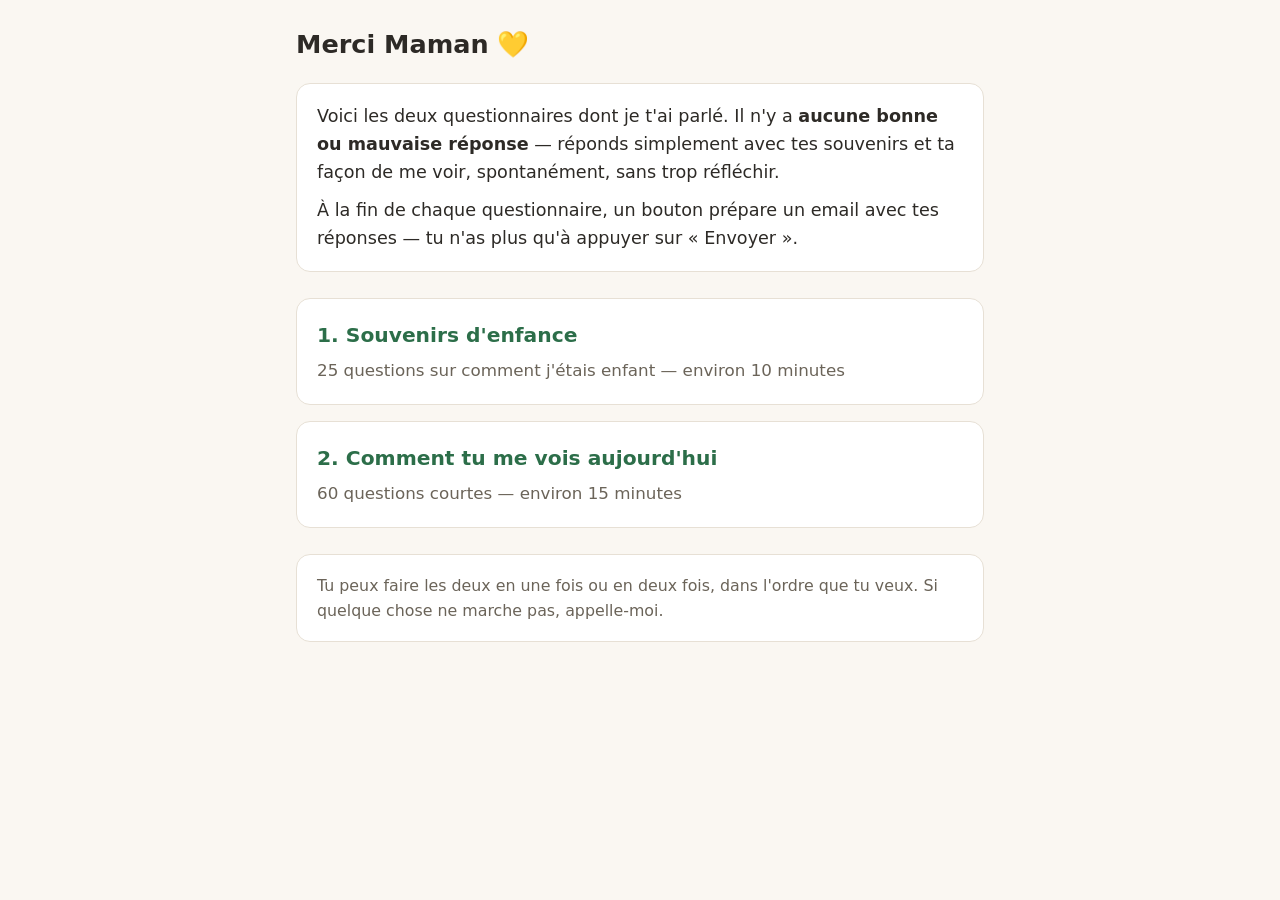
<file: maman/index.html>
<!DOCTYPE html>
<html lang="fr">
<head>
<meta charset="UTF-8">
<meta name="viewport" content="width=device-width, initial-scale=1.0">
<meta name="robots" content="noindex, nofollow">
<title>Deux questionnaires pour Stéphane</title>
<link rel="stylesheet" href="style.css">
</head>
<body>

<h1>Merci Maman 💛</h1>

<div class="intro">
  <p>Voici les deux questionnaires dont je t'ai parlé. Il n'y a <b>aucune bonne ou mauvaise réponse</b> — réponds simplement avec tes souvenirs et ta façon de me voir, spontanément, sans trop réfléchir.</p>
  <p style="margin-top:10px">À la fin de chaque questionnaire, un bouton prépare un email avec tes réponses — tu n'as plus qu'à appuyer sur « Envoyer ».</p>
</div>

<a class="card" href="souvenirs.html">
  <h2>1. Souvenirs d'enfance</h2>
  <p>25 questions sur comment j'étais enfant — environ 10 minutes</p>
</a>

<a class="card" href="personnalite.html">
  <h2>2. Comment tu me vois aujourd'hui</h2>
  <p>60 questions courtes — environ 15 minutes</p>
</a>

<div class="intro" style="margin-top:26px">
  <p style="font-size:0.9em; color:#6b6459">Tu peux faire les deux en une fois ou en deux fois, dans l'ordre que tu veux. Si quelque chose ne marche pas, appelle-moi.</p>
</div>

</body>
</html>
</file>
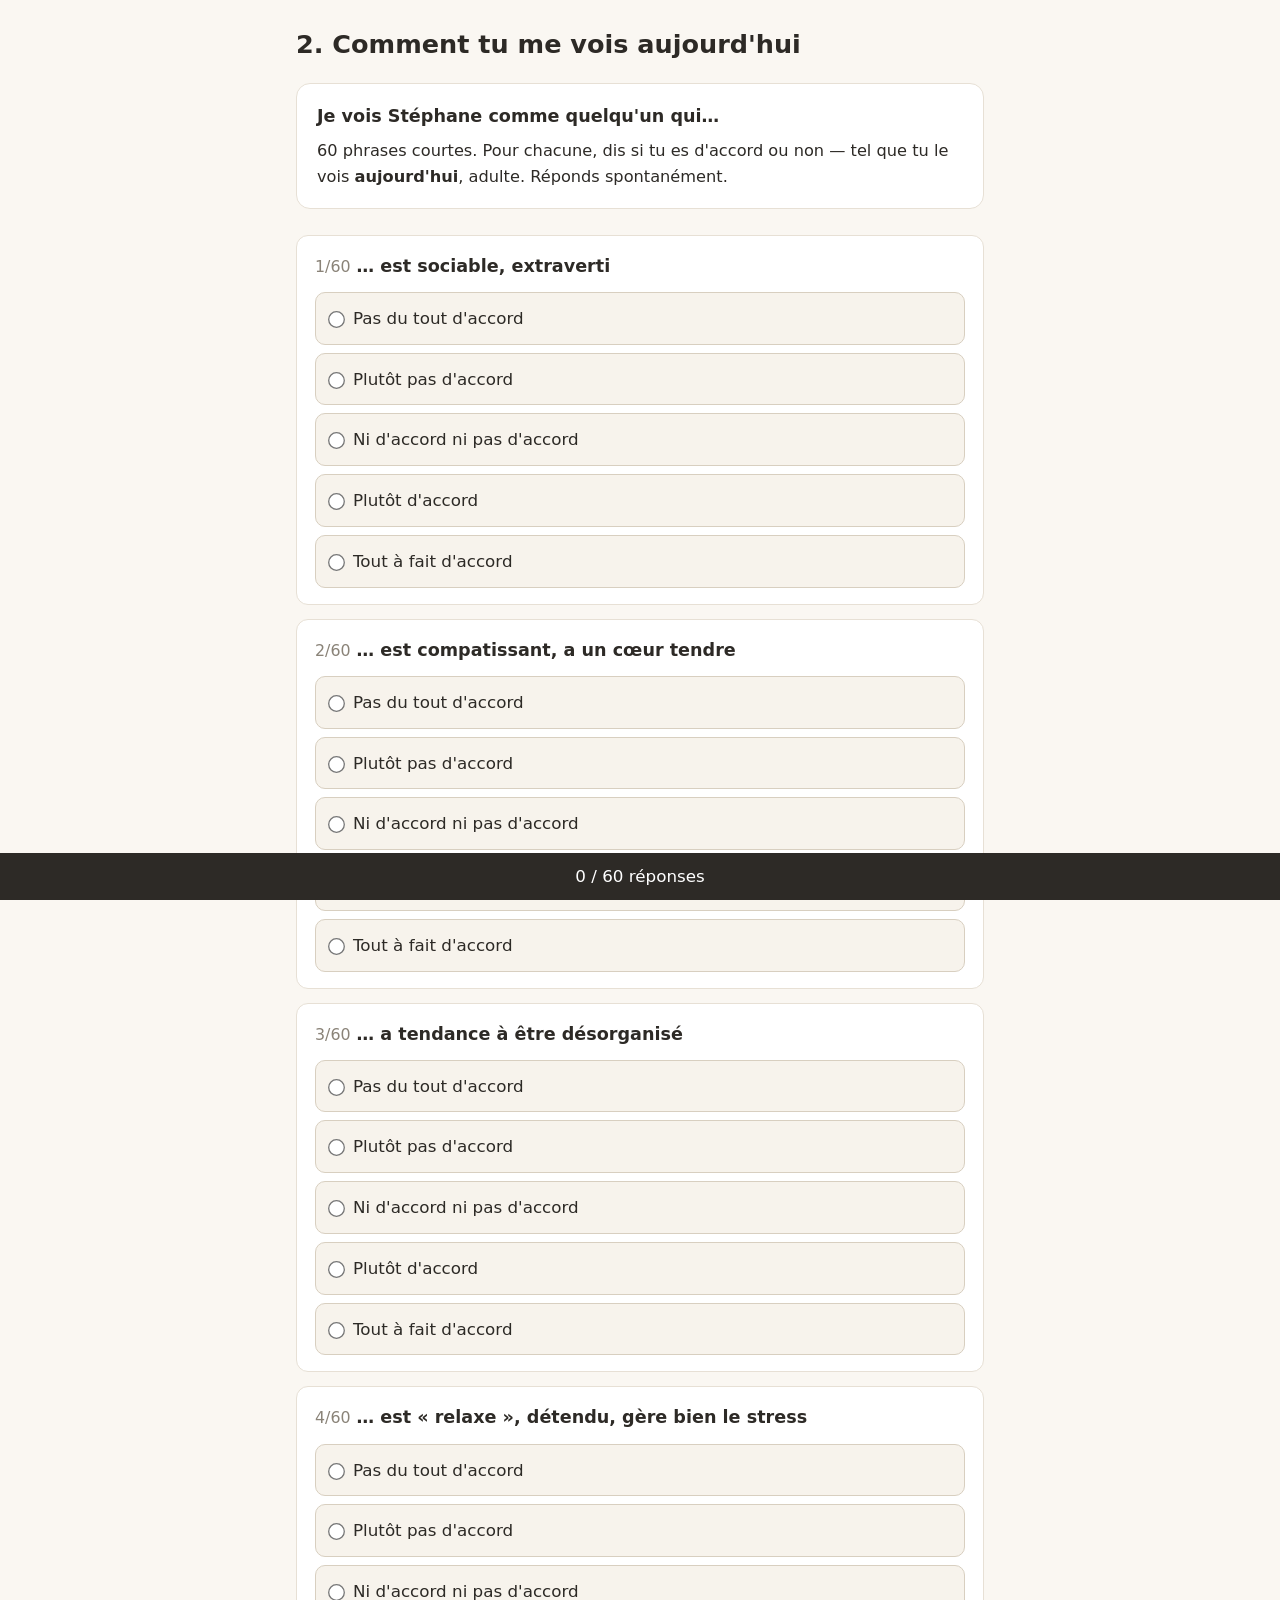
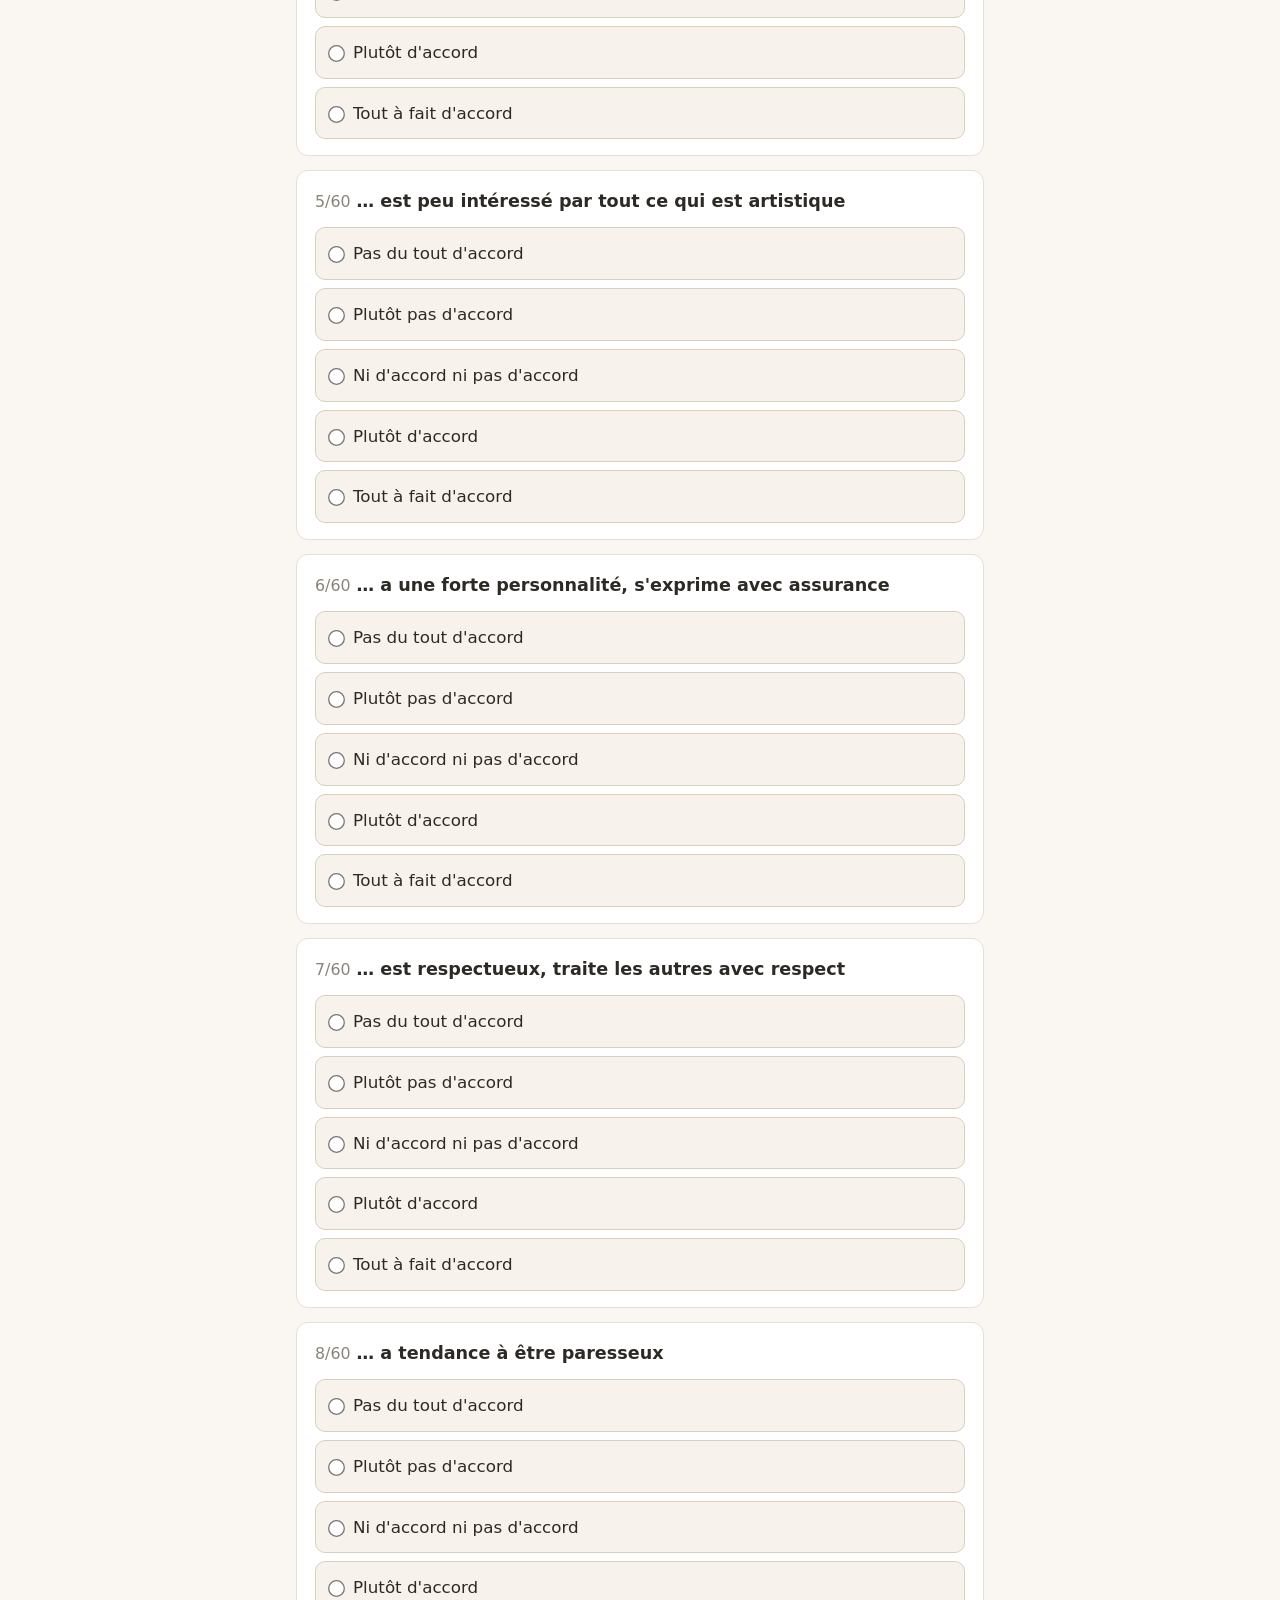
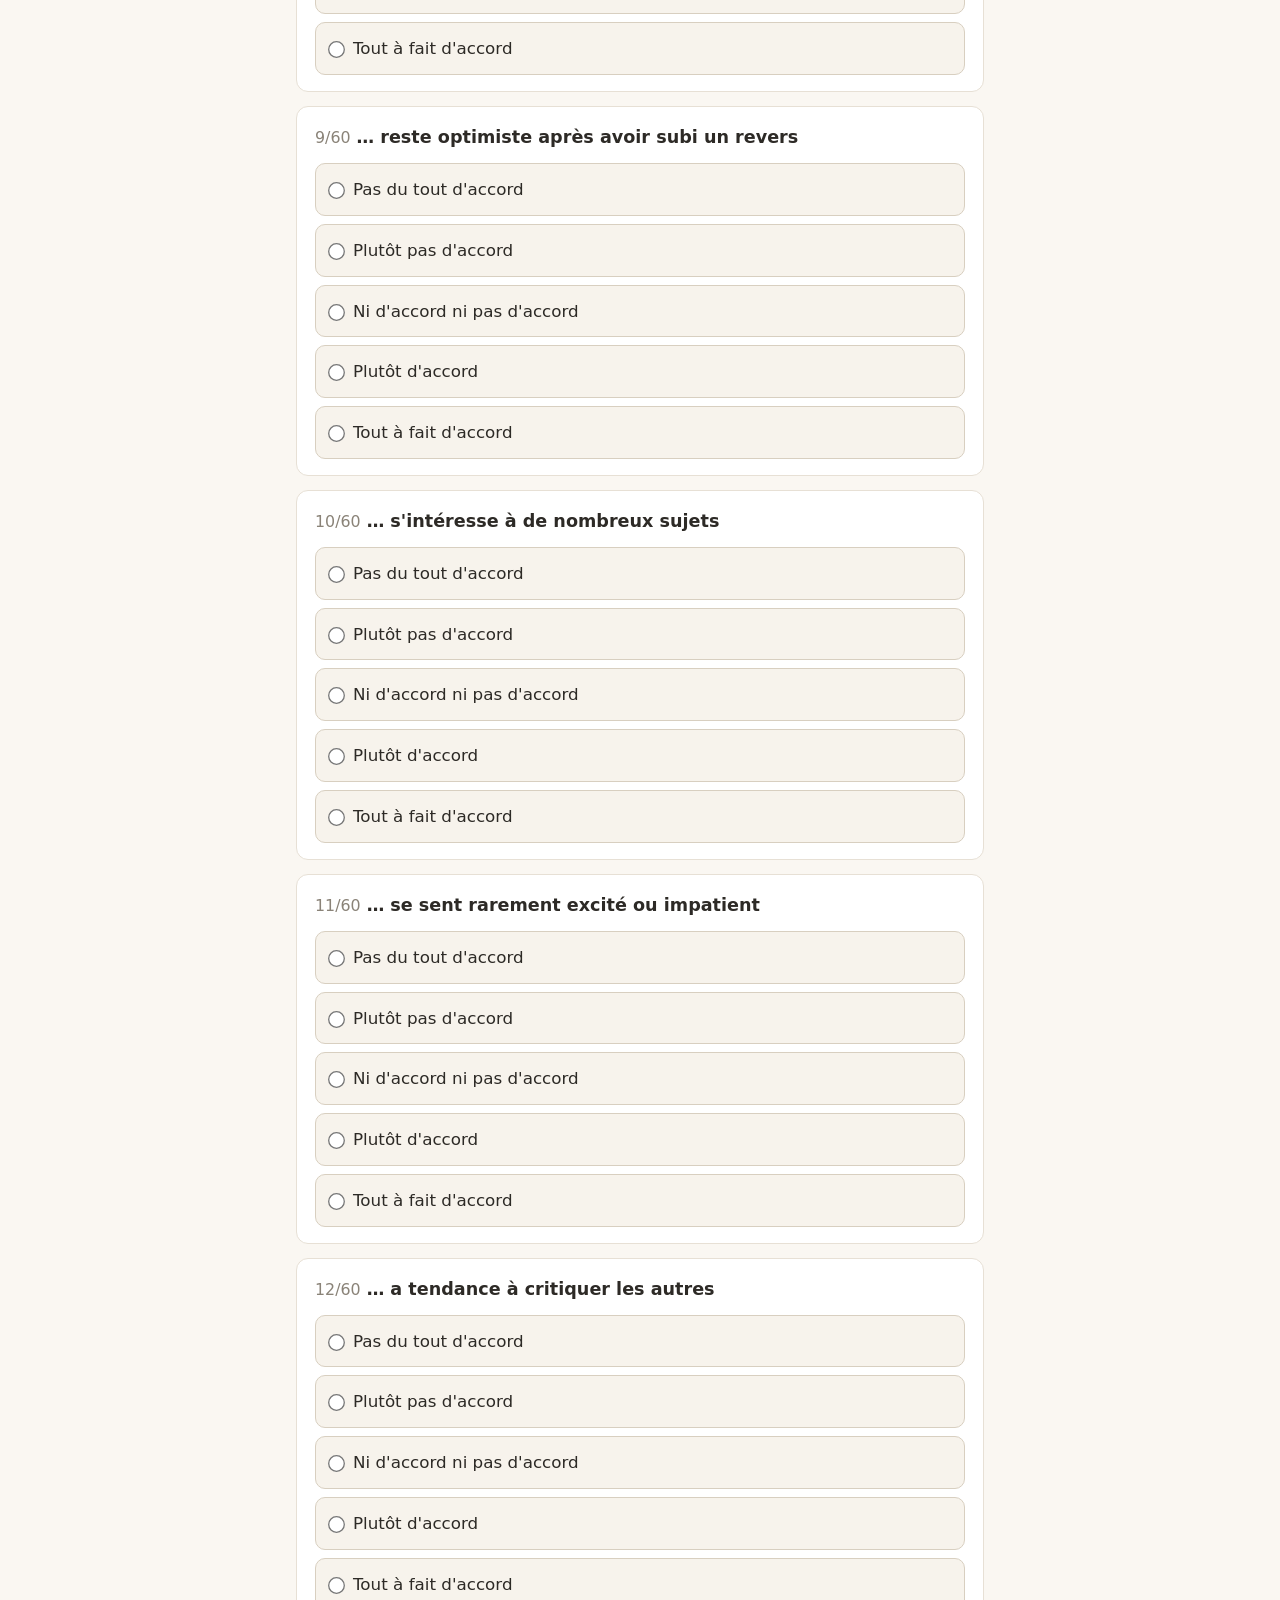
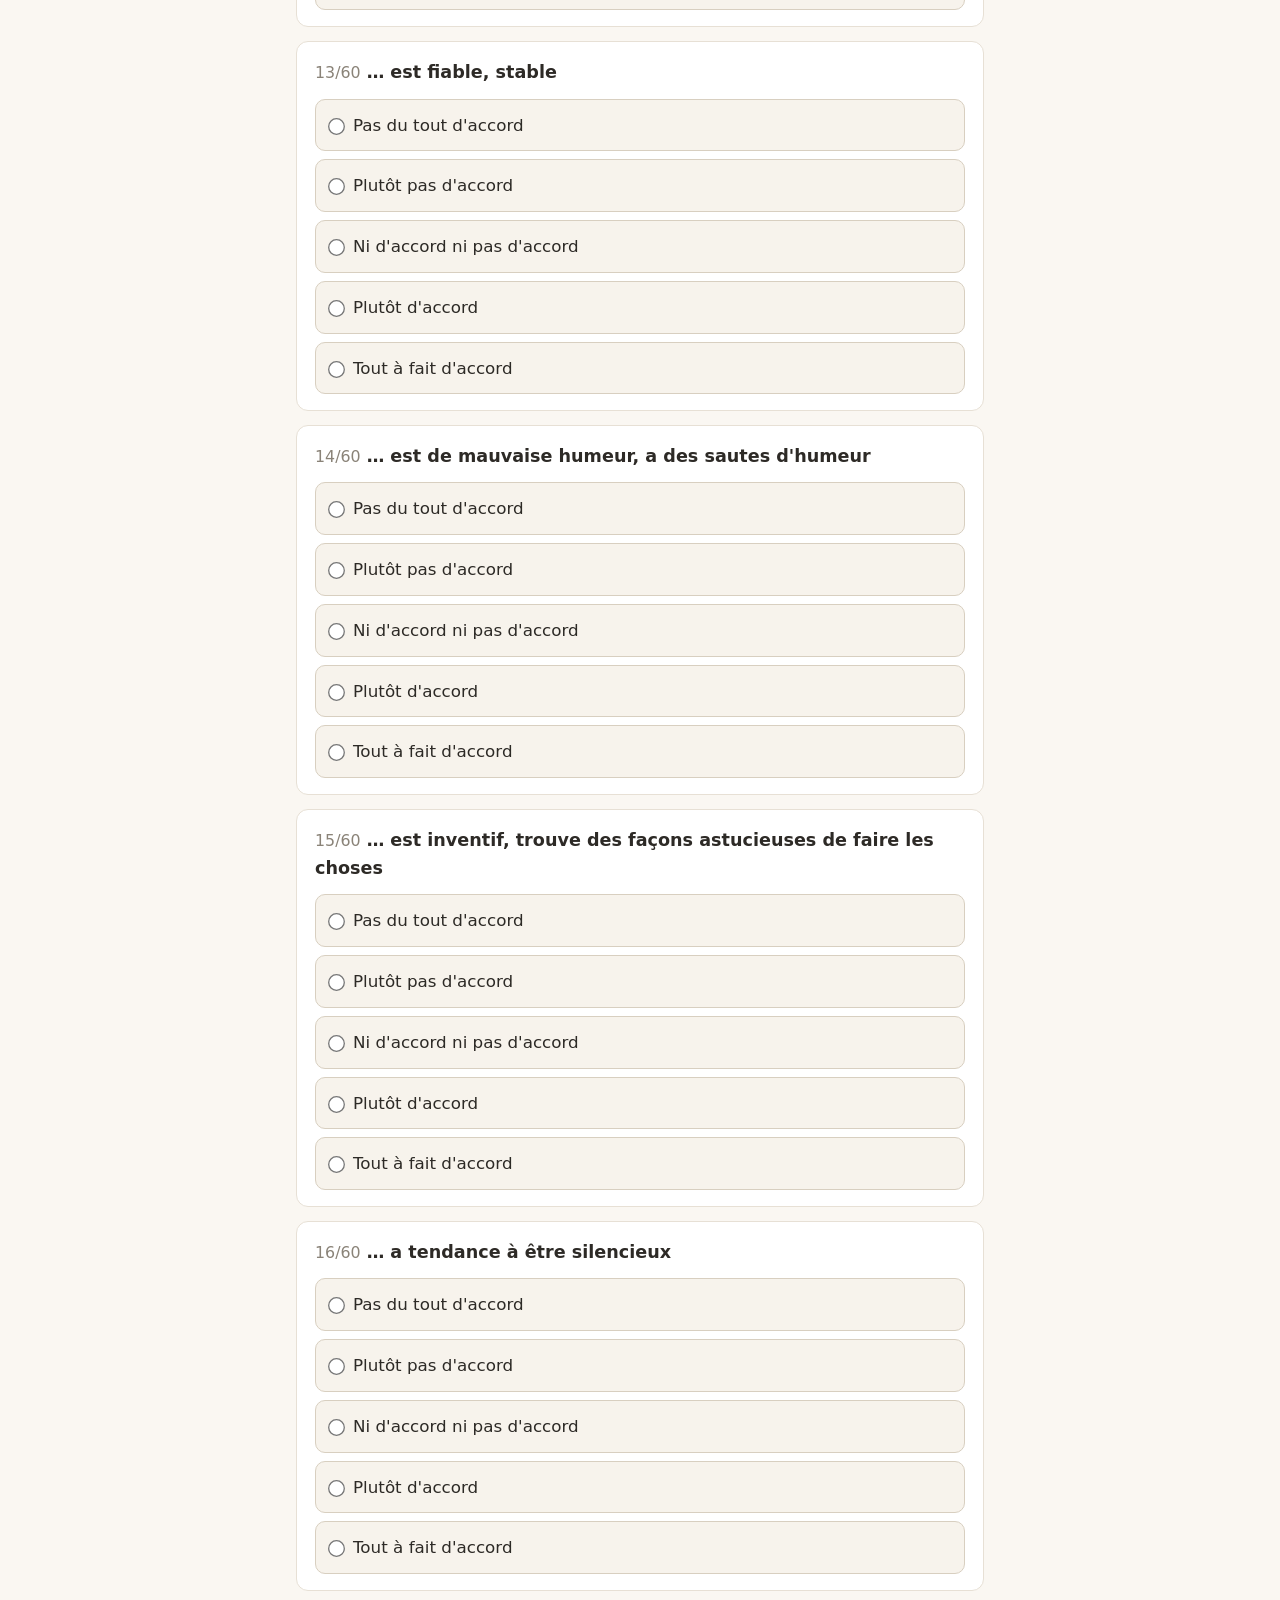
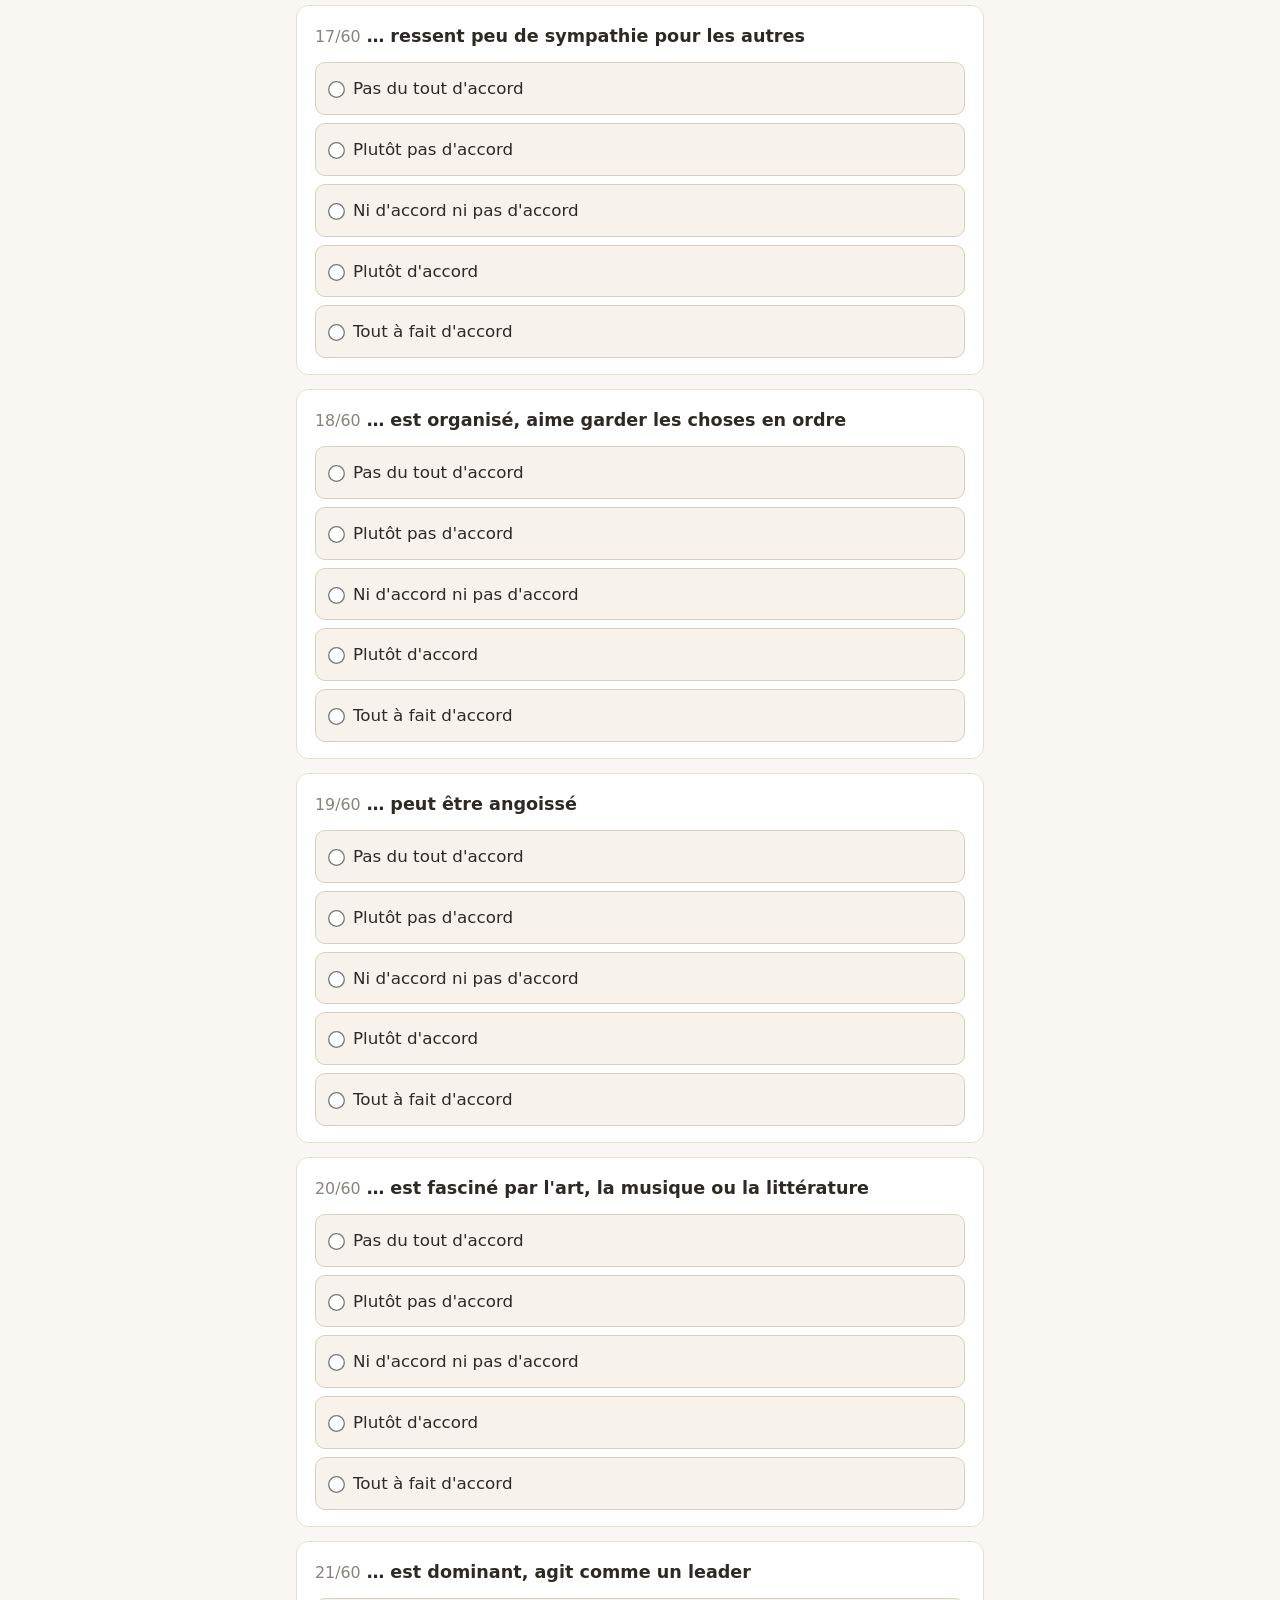
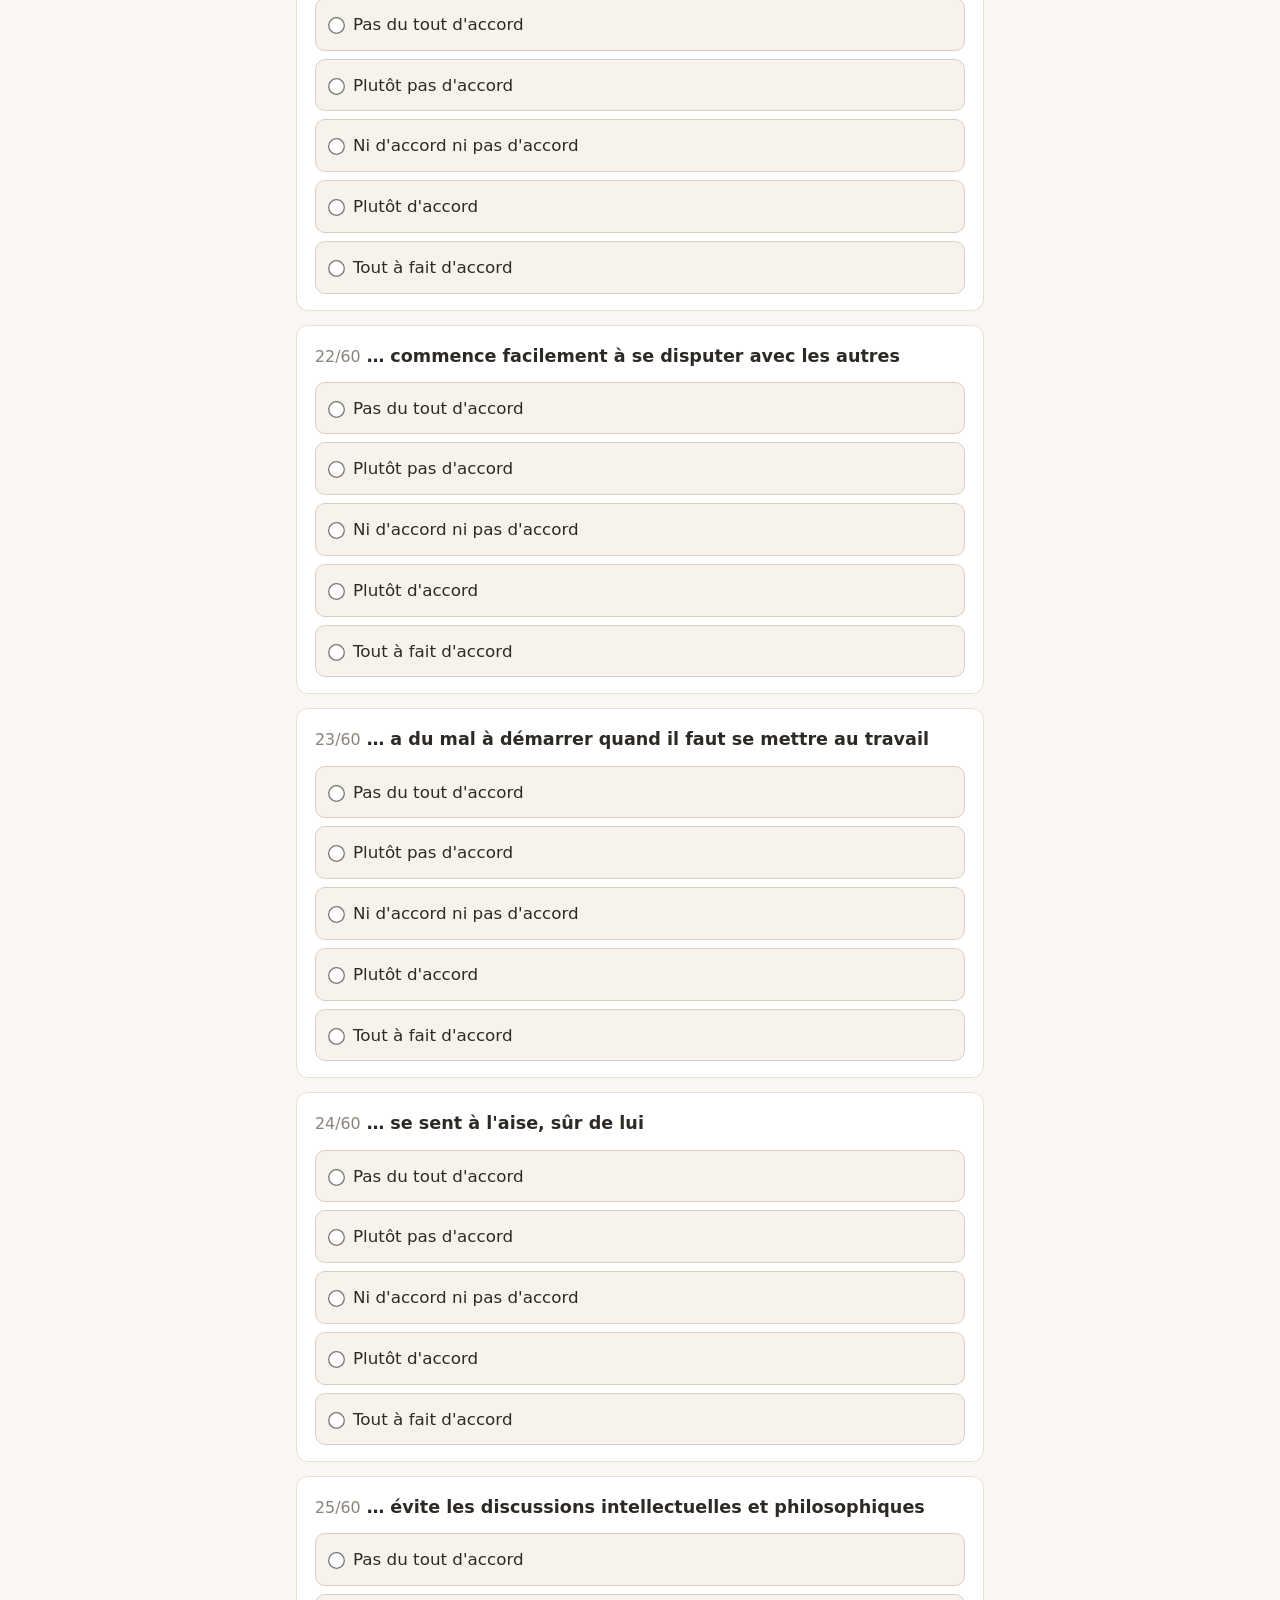
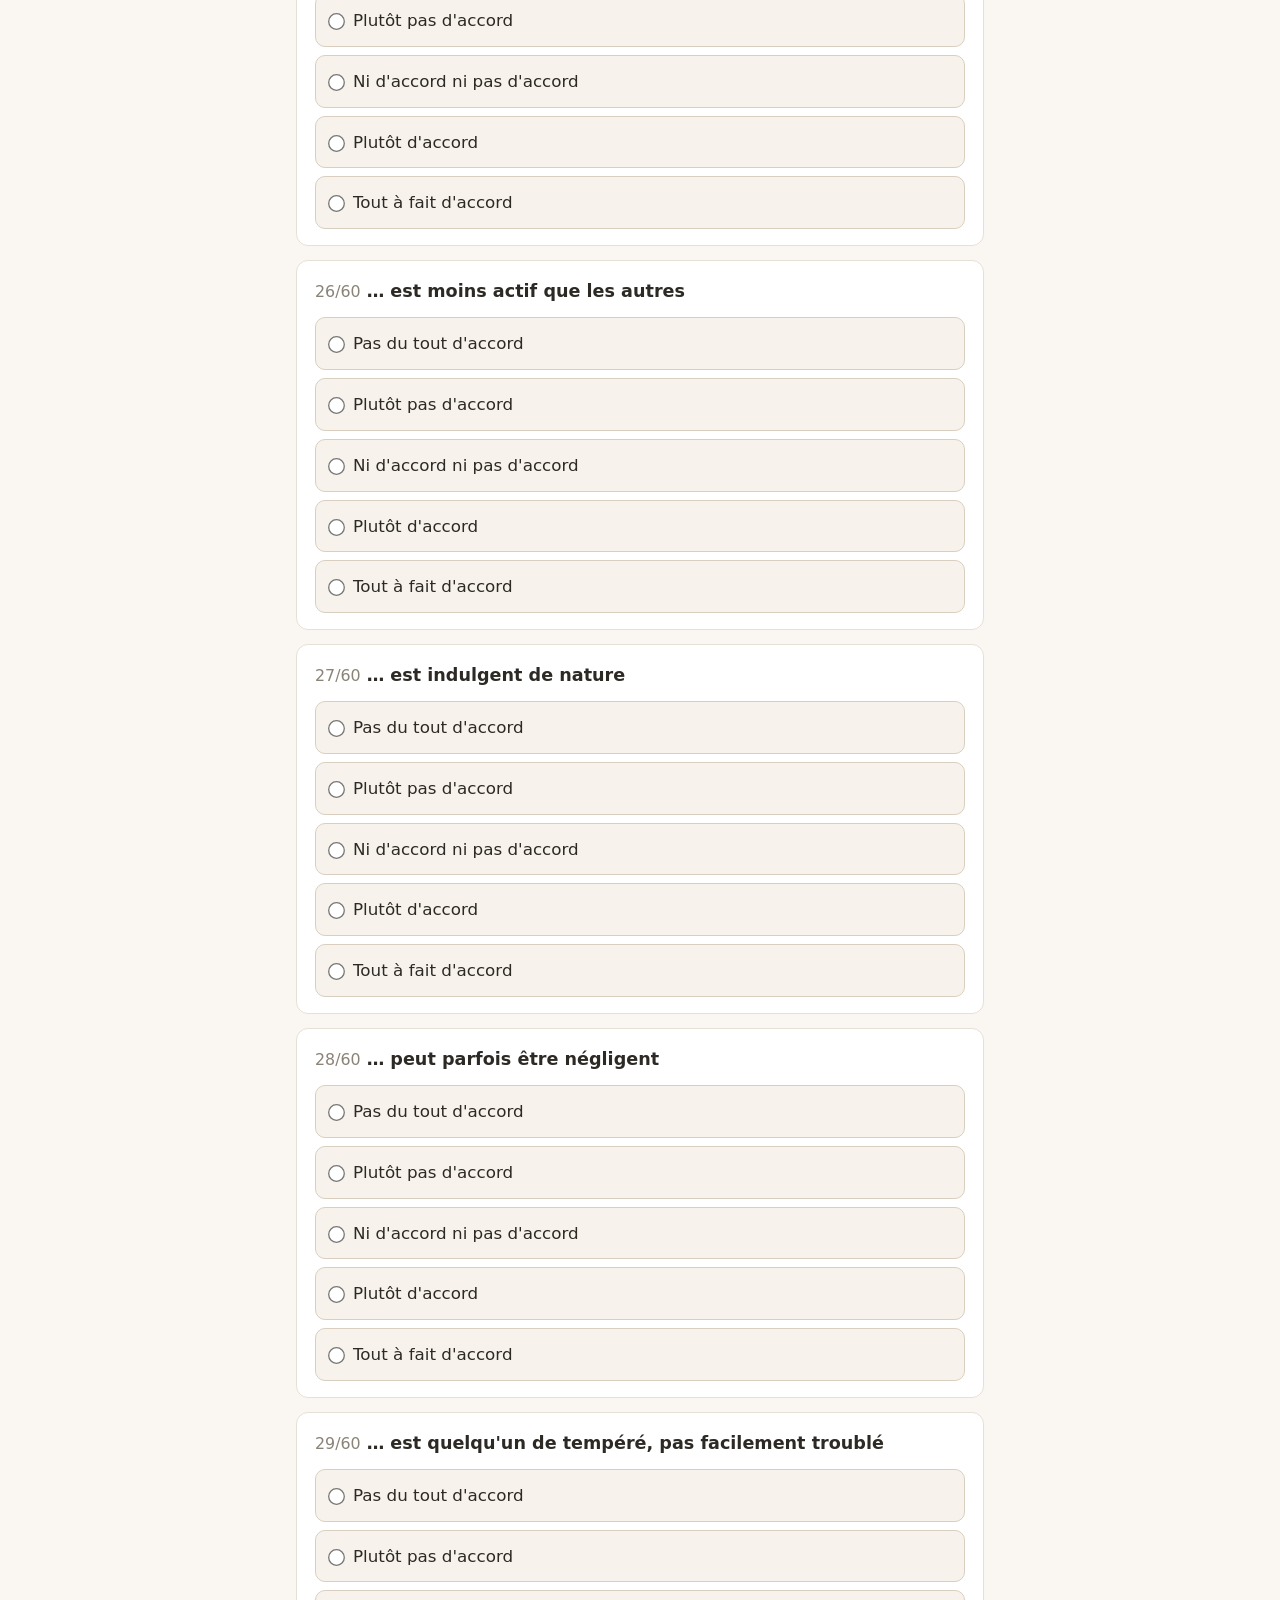
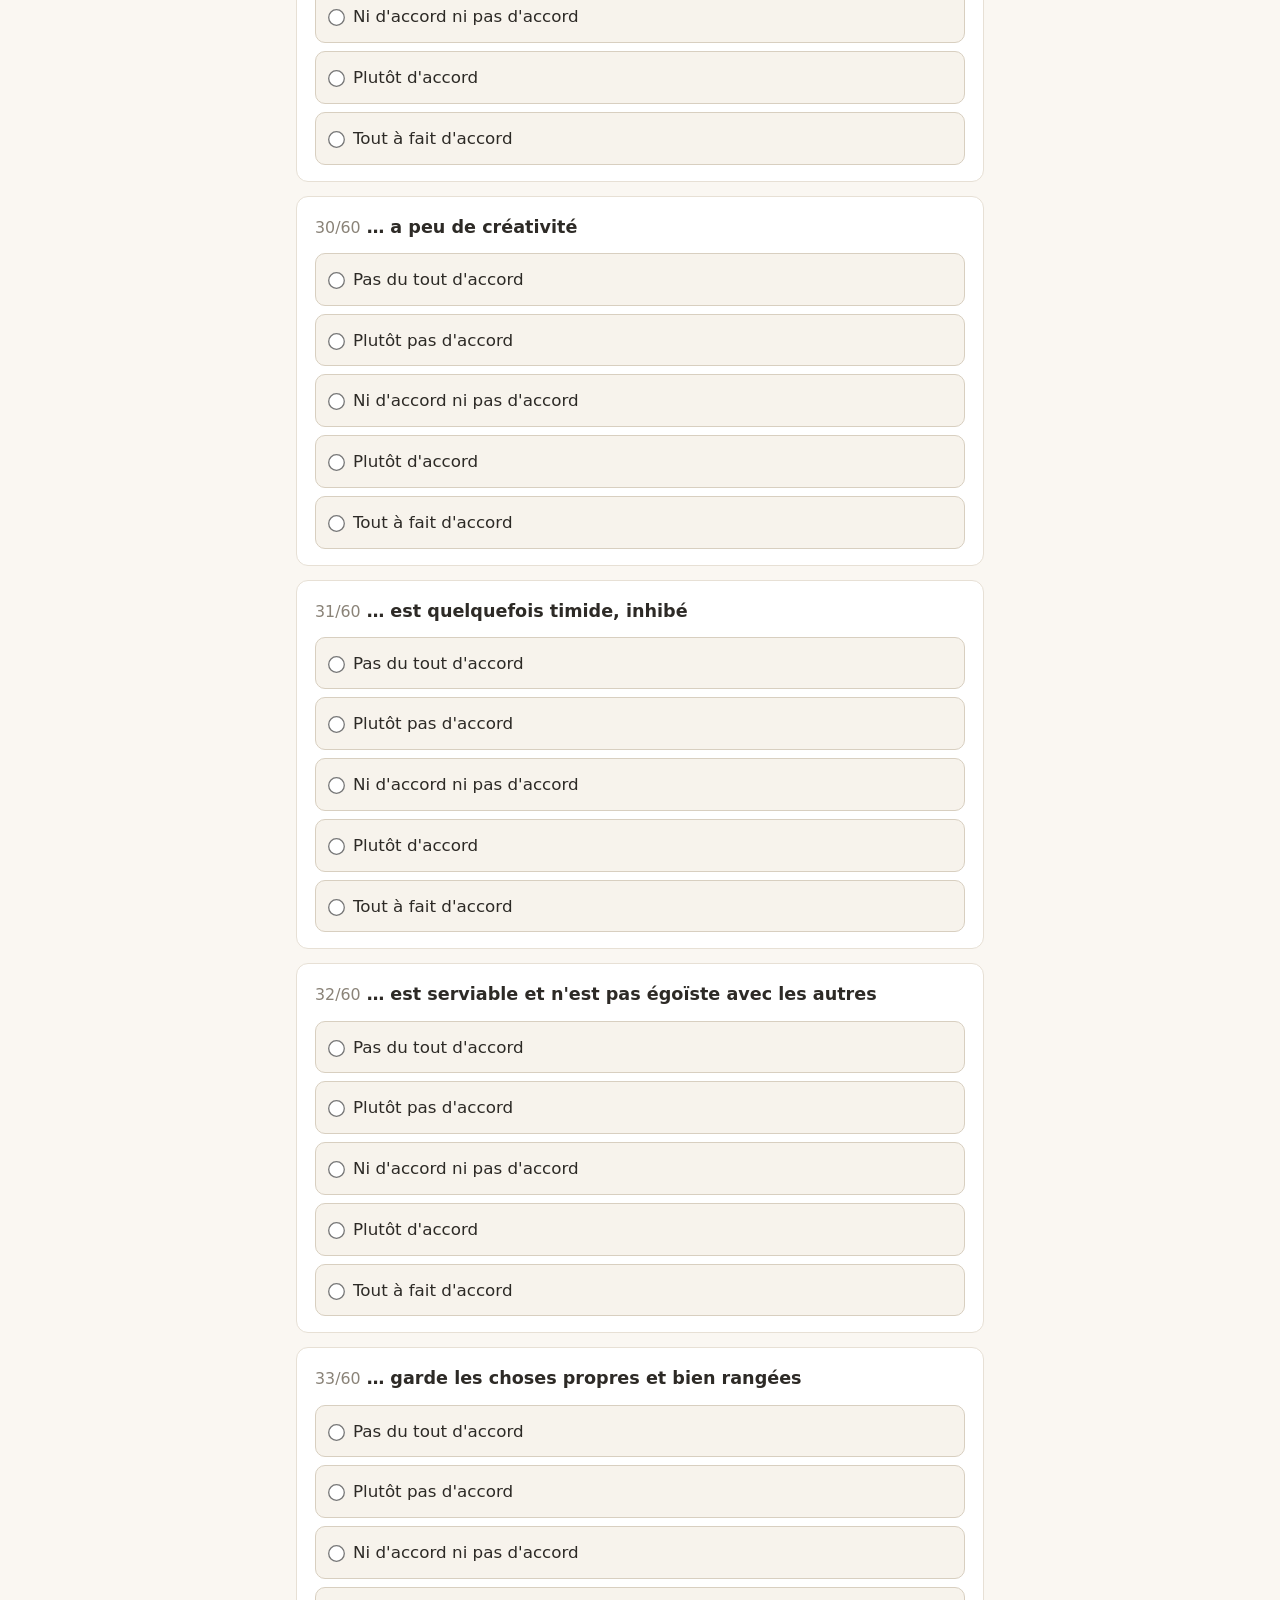
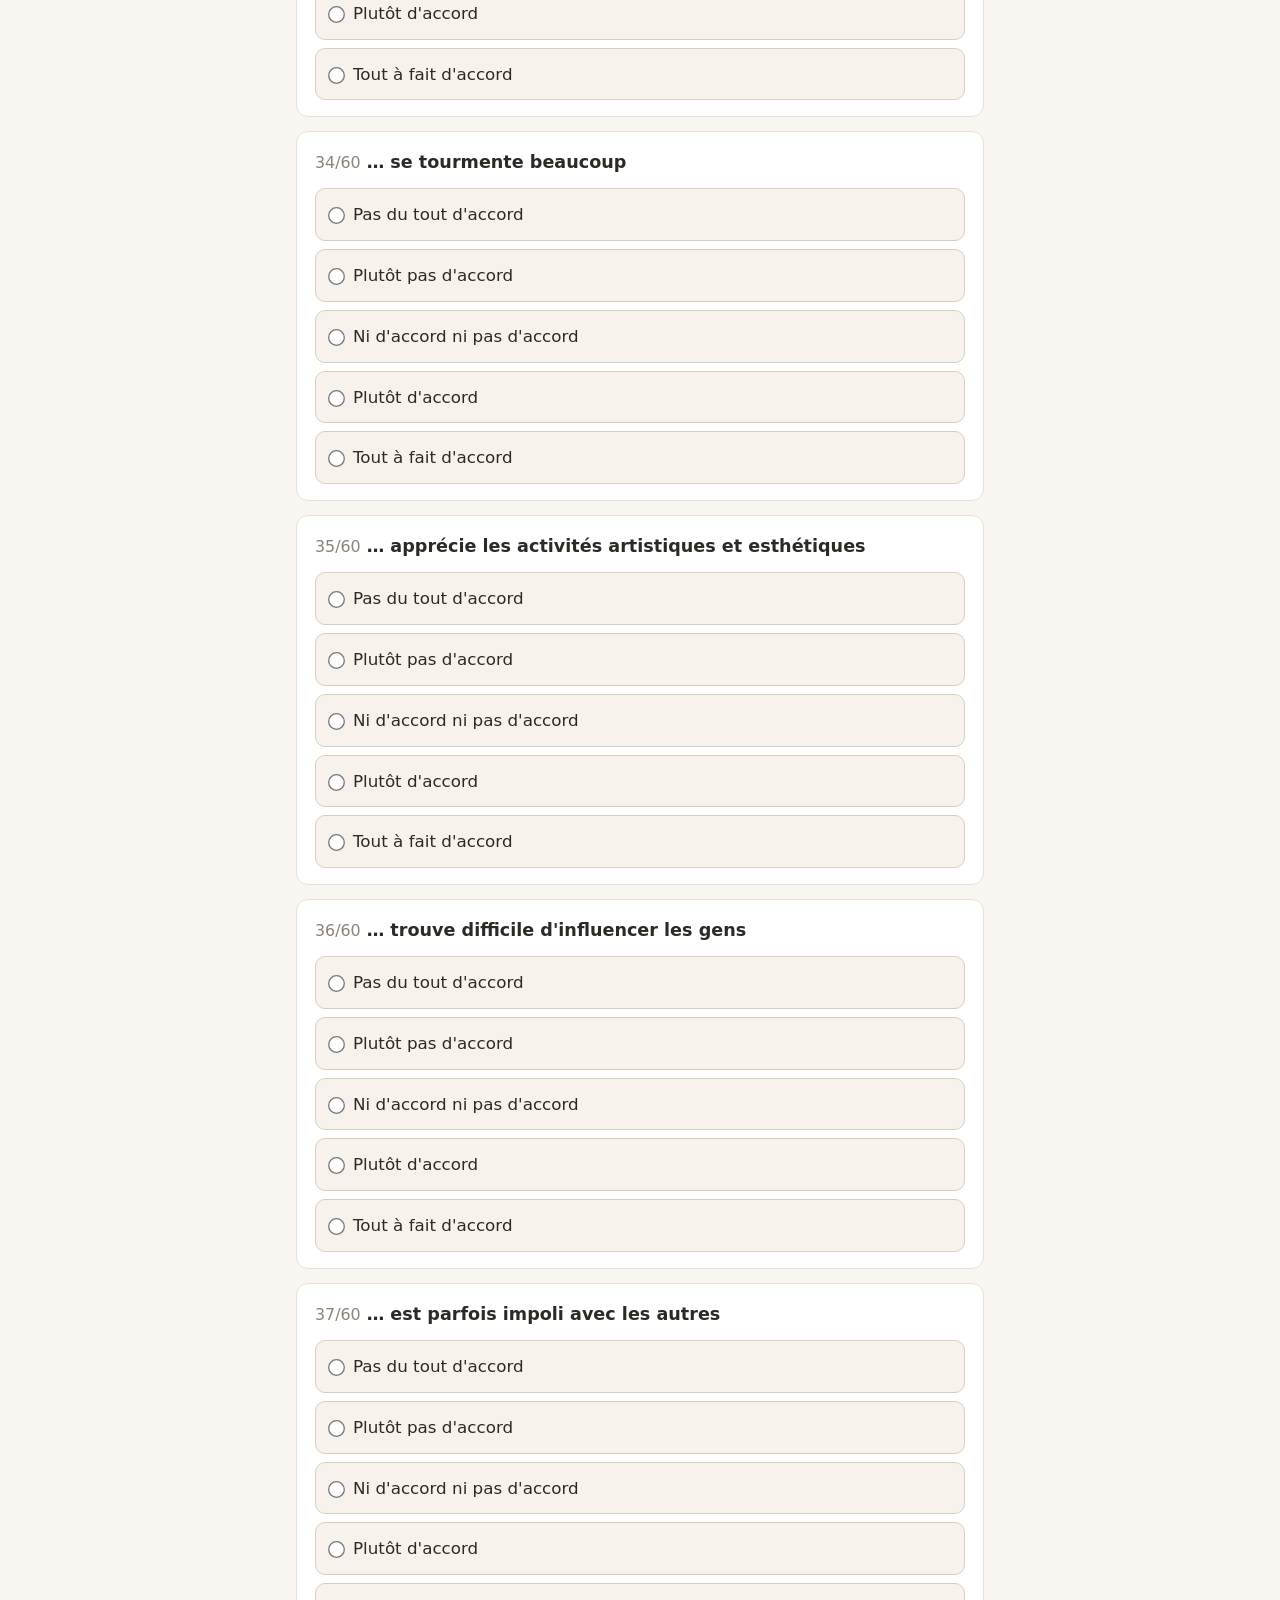
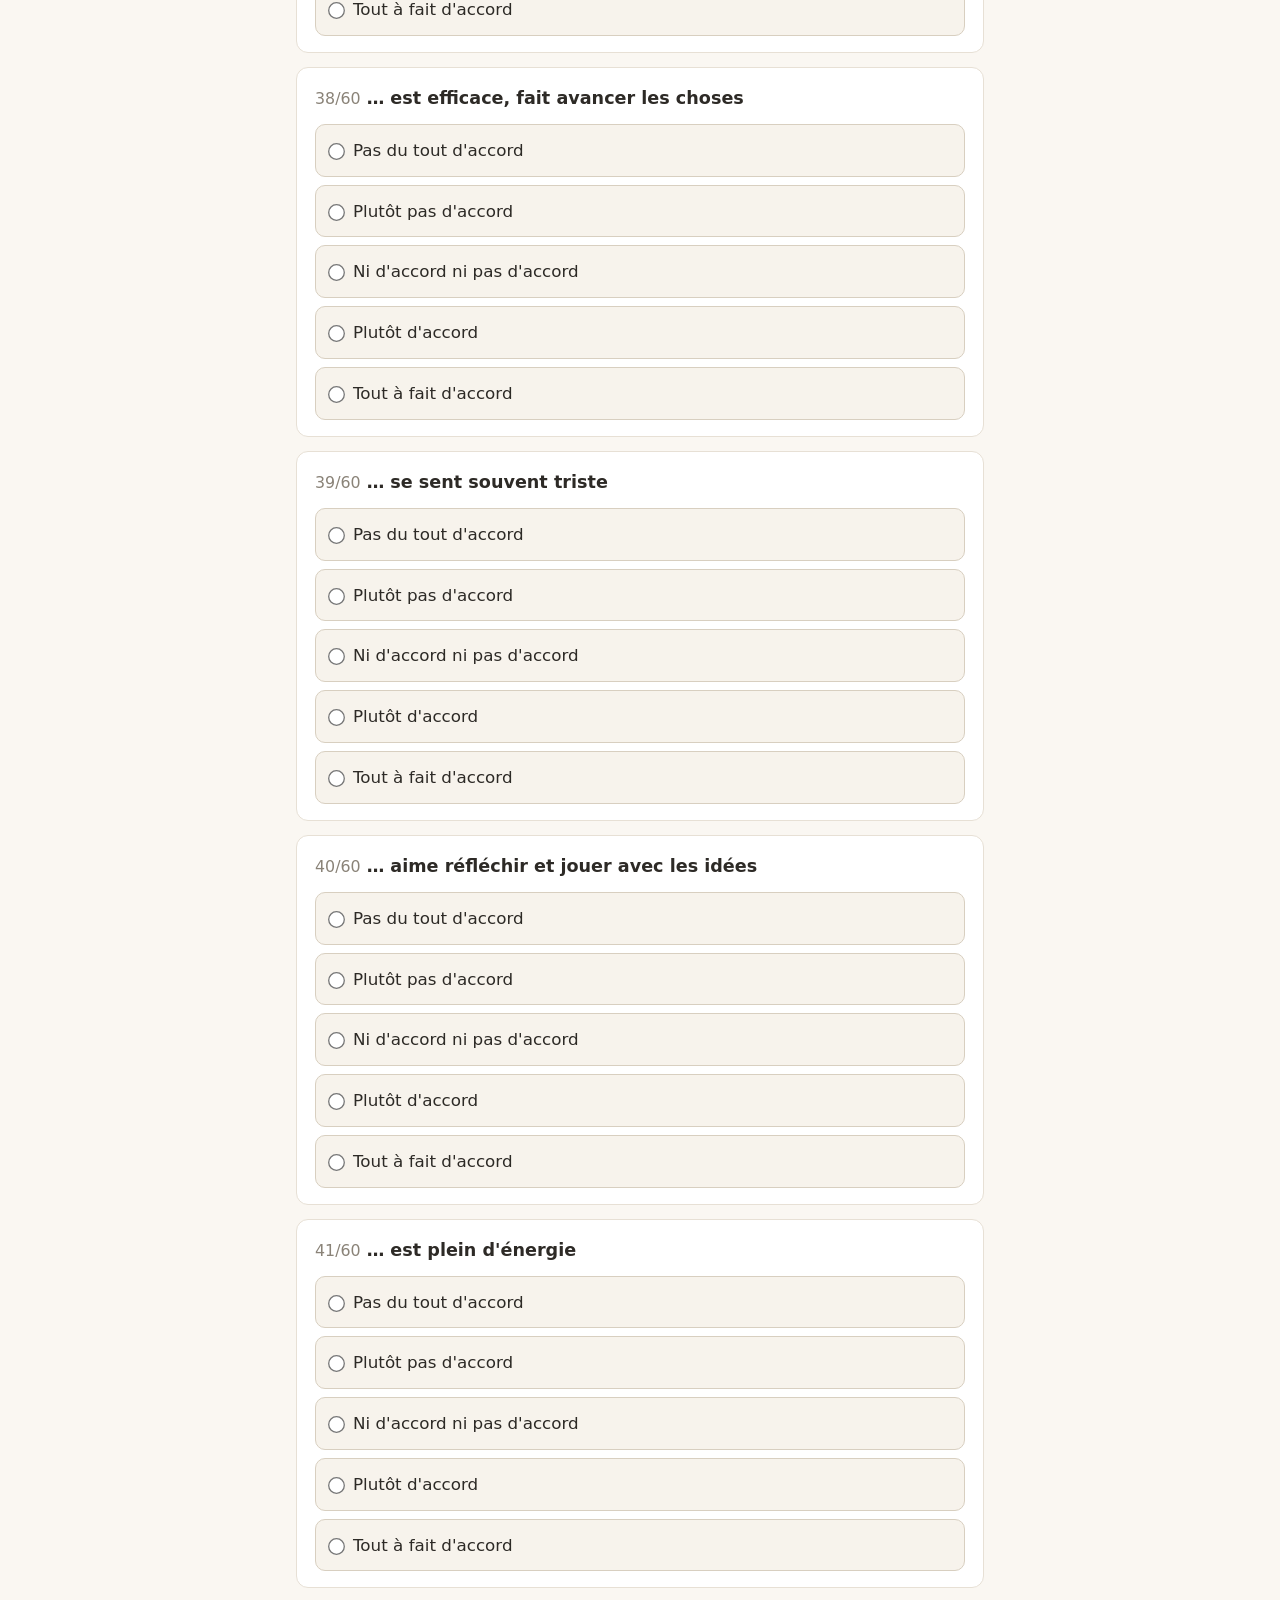
<file: maman/personnalite.html>
<!DOCTYPE html>
<html lang="fr">
<head>
<meta charset="UTF-8">
<meta name="viewport" content="width=device-width, initial-scale=1.0">
<meta name="robots" content="noindex, nofollow">
<title>Comment tu me vois — Stéphane</title>
<link rel="stylesheet" href="style.css">
</head>
<body>

<h1>2. Comment tu me vois aujourd'hui</h1>

<div class="intro">
  <p><b>Je vois Stéphane comme quelqu'un qui…</b></p>
  <p style="margin-top:8px; font-size:0.92em">60 phrases courtes. Pour chacune, dis si tu es d'accord ou non — tel que tu le vois <b>aujourd'hui</b>, adulte. Réponds spontanément.</p>
</div>

<div id="items"></div>

<p class="warning" id="warning">⚠ Il manque des réponses (encadrées en rouge un peu plus haut).</p>
<button class="btn btn-send" onclick="send()">📧 Envoyer mes réponses à Stéphane</button>
<button class="btn btn-copy" onclick="copyAnswers()">📋 Copier mes réponses (pour WhatsApp)</button>
<div class="done-note" id="done-note">Réponses copiées ! Tu peux maintenant les coller dans WhatsApp et me les envoyer.</div>

<div class="progress" id="progress">0 / 60 réponses</div>

<script>
const ITEMS = [
"est sociable, extraverti","est compatissant, a un cœur tendre","a tendance à être désorganisé","est « relaxe », détendu, gère bien le stress","est peu intéressé par tout ce qui est artistique",
"a une forte personnalité, s'exprime avec assurance","est respectueux, traite les autres avec respect","a tendance à être paresseux","reste optimiste après avoir subi un revers","s'intéresse à de nombreux sujets",
"se sent rarement excité ou impatient","a tendance à critiquer les autres","est fiable, stable","est de mauvaise humeur, a des sautes d'humeur","est inventif, trouve des façons astucieuses de faire les choses",
"a tendance à être silencieux","ressent peu de sympathie pour les autres","est organisé, aime garder les choses en ordre","peut être angoissé","est fasciné par l'art, la musique ou la littérature",
"est dominant, agit comme un leader","commence facilement à se disputer avec les autres","a du mal à démarrer quand il faut se mettre au travail","se sent à l'aise, sûr de lui","évite les discussions intellectuelles et philosophiques",
"est moins actif que les autres","est indulgent de nature","peut parfois être négligent","est quelqu'un de tempéré, pas facilement troublé","a peu de créativité",
"est quelquefois timide, inhibé","est serviable et n'est pas égoïste avec les autres","garde les choses propres et bien rangées","se tourmente beaucoup","apprécie les activités artistiques et esthétiques",
"trouve difficile d'influencer les gens","est parfois impoli avec les autres","est efficace, fait avancer les choses","se sent souvent triste","aime réfléchir et jouer avec les idées",
"est plein d'énergie","se méfie des intentions des autres","est fiable, on peut toujours compter sur lui","garde ses émotions sous contrôle","a de la difficulté à imaginer des choses",
"est bavard","est parfois dédaigneux, méprisant","laisse en désordre, ne range pas","se sent rarement anxieux ou effrayé","pense que la poésie et les pièces de théâtre sont ennuyeuses",
"préfère que les autres prennent les choses en main","est poli, courtois envers les autres","persévère jusqu'à ce que sa tâche soit finie","est déprimé, cafardeux","s'intéresse peu aux idées abstraites",
"montre beaucoup d'enthousiasme","pense que les autres sont fondamentalement bons","se comporte parfois de manière irresponsable","est capricieux, devient facilement émotif","est créatif, plein d'idées originales"
];
const SCALE = ["Pas du tout d'accord","Plutôt pas d'accord","Ni d'accord ni pas d'accord","Plutôt d'accord","Tout à fait d'accord"];
const N = ITEMS.length;

const container = document.getElementById('items');
ITEMS.forEach((txt,idx)=>{
  const n = idx+1;
  const div = document.createElement('div');
  div.className='item'; div.id='item-'+n;
  const opts = SCALE.map((s,v)=>`<label><input type="radio" name="q${n}" value="${v+1}" onchange="updateProgress()">${s}</label>`).join('');
  div.innerHTML = `<div class="item-text"><span class="item-num">${n}/${N}</span>… ${txt}</div><div class="options">${opts}</div>`;
  container.appendChild(div);
});

function collect(){
  const answers = [];
  let firstMissing = null;
  for(let n=1;n<=N;n++){
    const sel = document.querySelector(`input[name="q${n}"]:checked`);
    const el = document.getElementById('item-'+n);
    if(!sel){ el.classList.add('missing'); if(!firstMissing) firstMissing = el; }
    else { el.classList.remove('missing'); answers.push(sel.value); }
  }
  if(firstMissing){
    document.getElementById('warning').style.display='block';
    firstMissing.scrollIntoView({behavior:'smooth', block:'center'});
    return null;
  }
  document.getElementById('warning').style.display='none';
  return answers;
}

function answerText(answers){
  return "Questionnaire 2 — Comment tu me vois (rempli par Maman)\n"
    + "Date : " + new Date().toLocaleDateString('fr-FR') + "\n"
    + "Réponses : " + answers.join(' ');
}

function send(){
  const a = collect(); if(!a) return;
  const subject = encodeURIComponent("Questionnaire 2 — comment je te vois");
  const body = encodeURIComponent(answerText(a));
  window.location.href = `mailto:st.chotard@gmail.com?subject=${subject}&body=${body}`;
}

function copyAnswers(){
  const a = collect(); if(!a) return;
  navigator.clipboard.writeText(answerText(a)).then(()=>{
    document.getElementById('done-note').style.display='block';
  });
}

function updateProgress(){
  const c = document.querySelectorAll('input:checked').length;
  document.getElementById('progress').textContent = `${c} / ${N} réponses`;
}
</script>

</body>
</html>
</file>
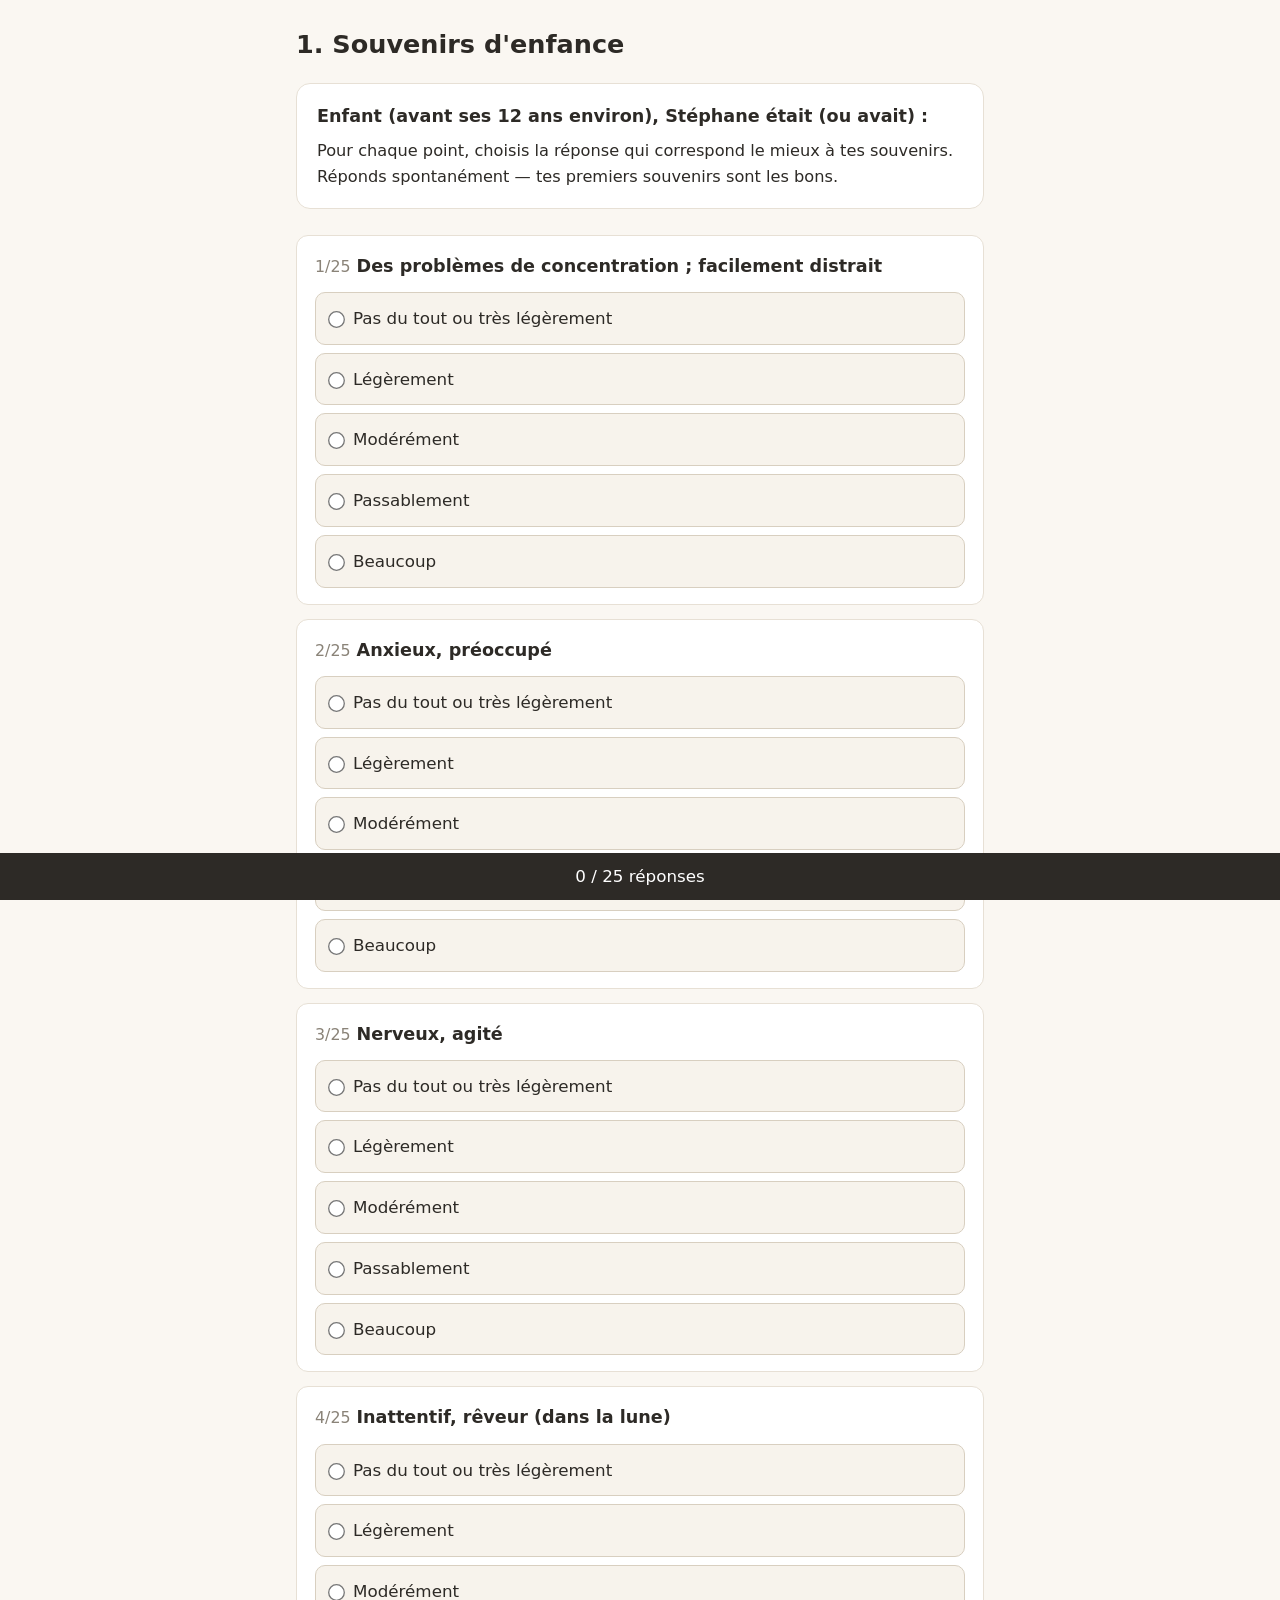
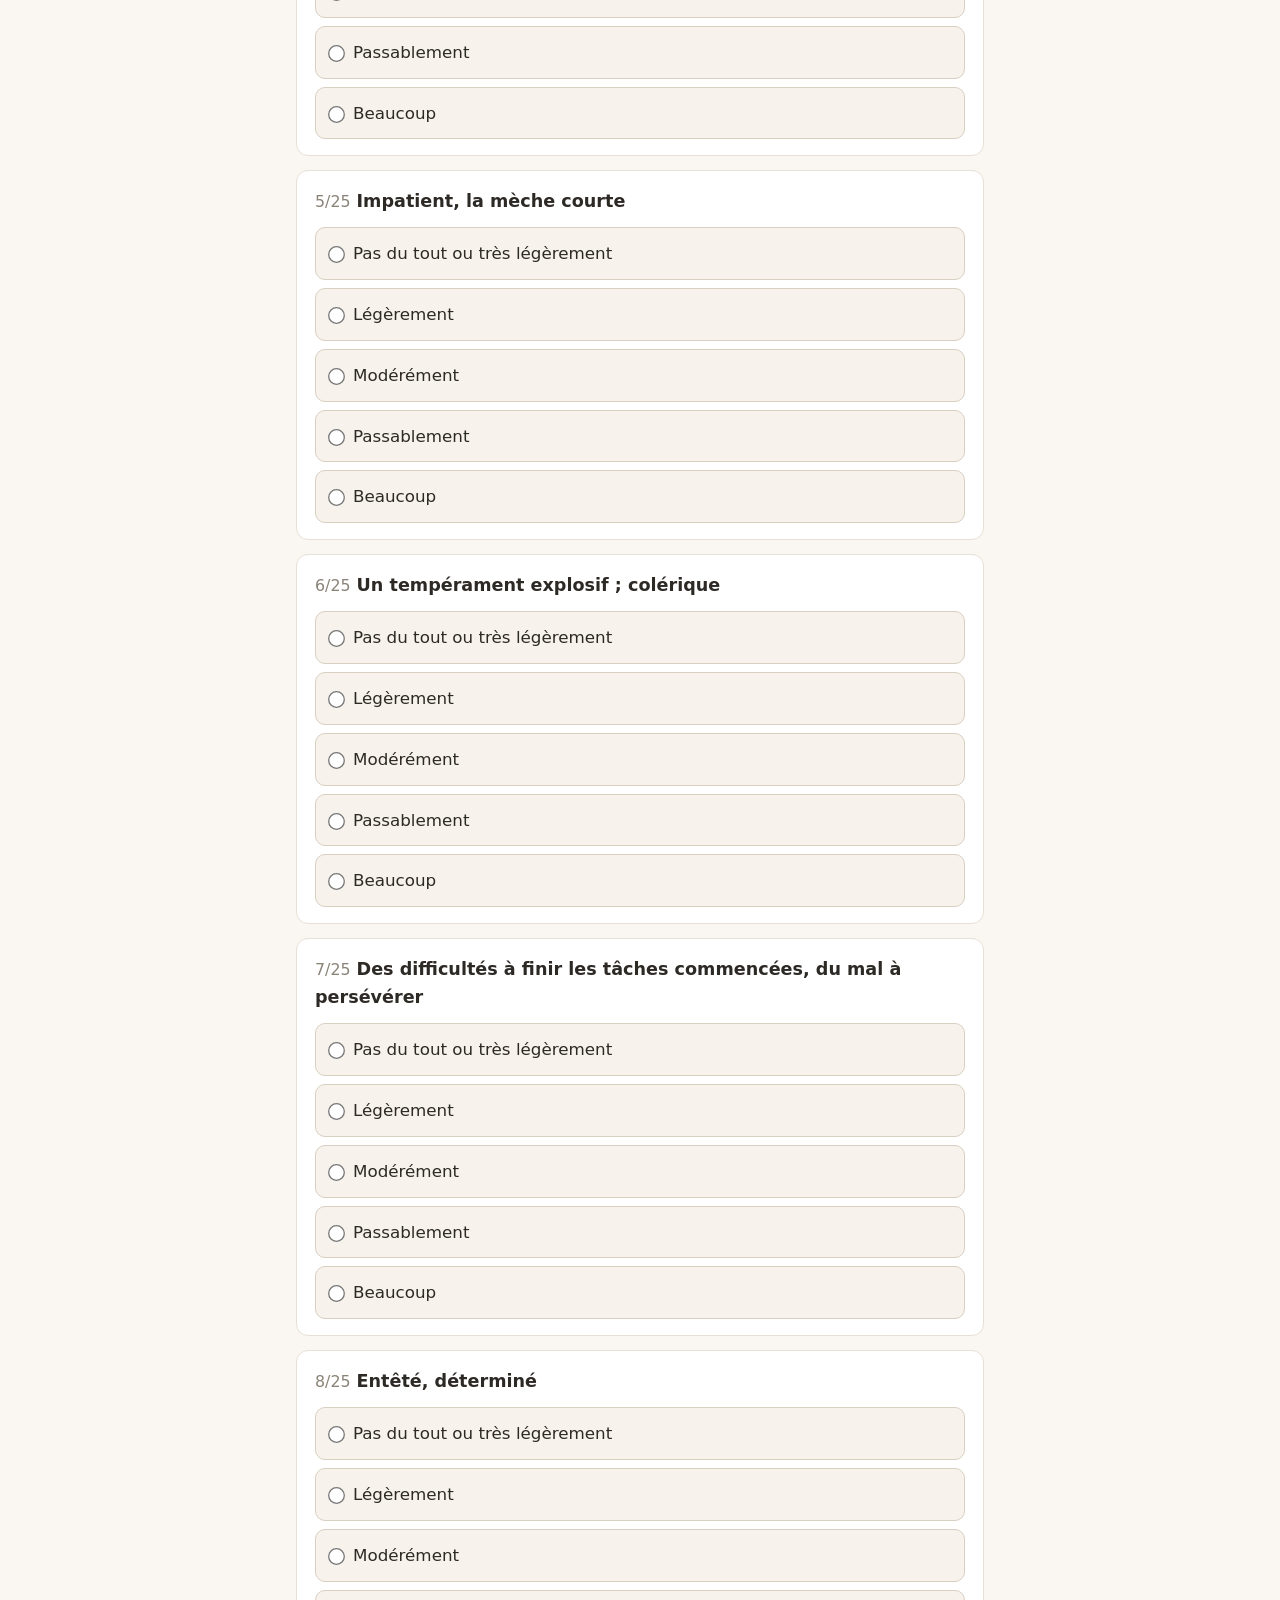
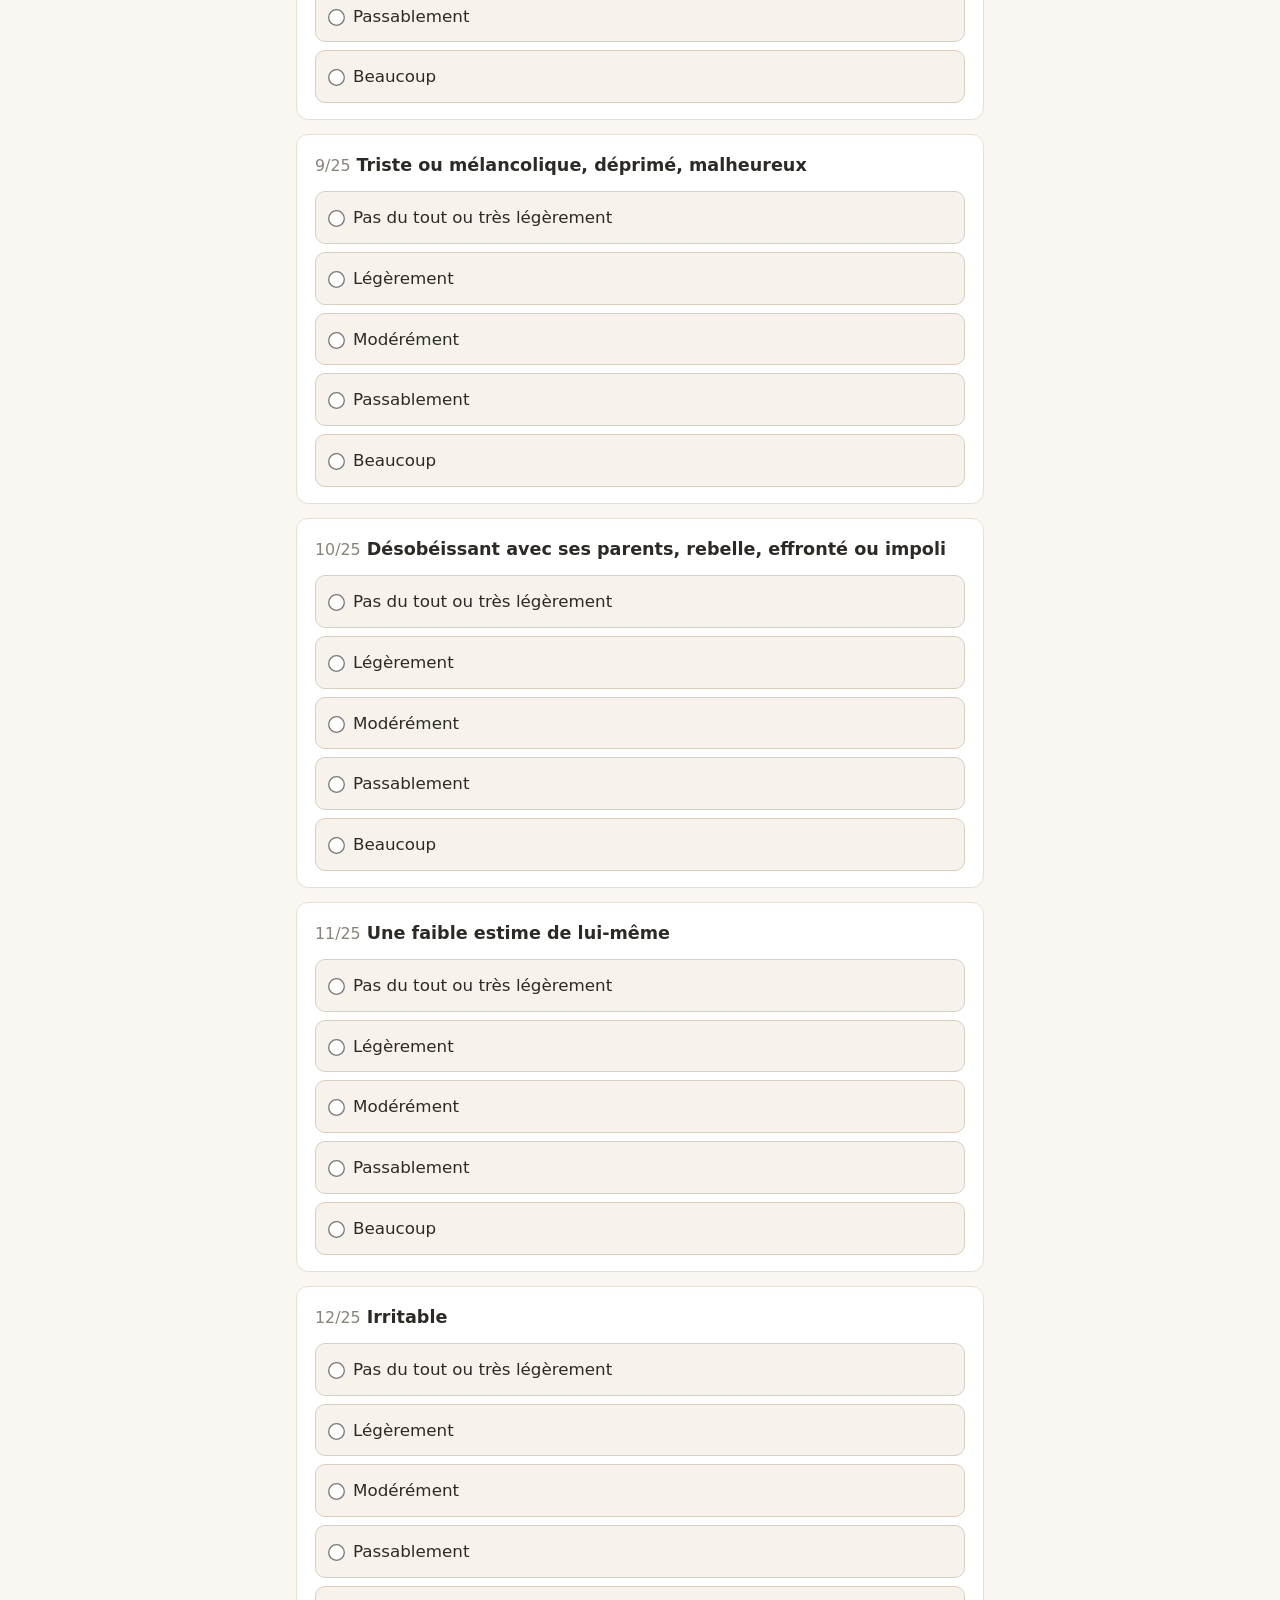
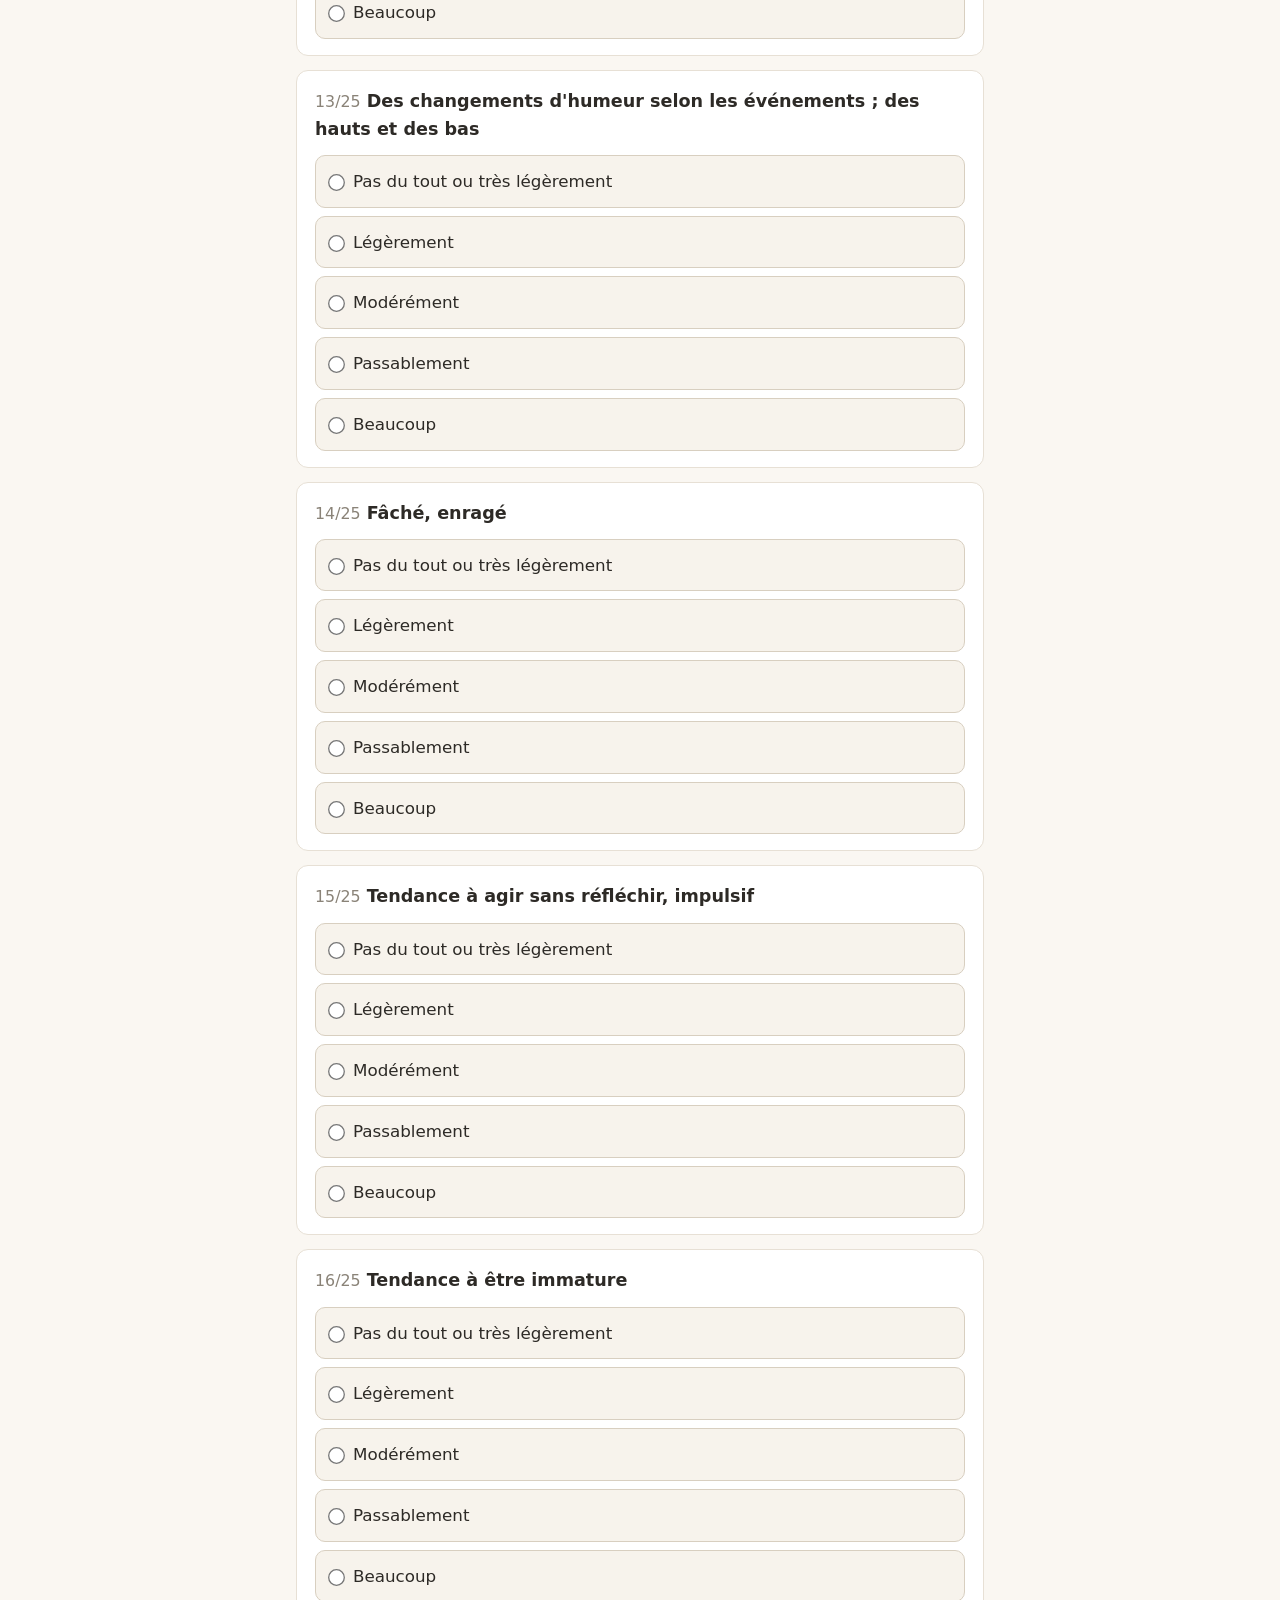
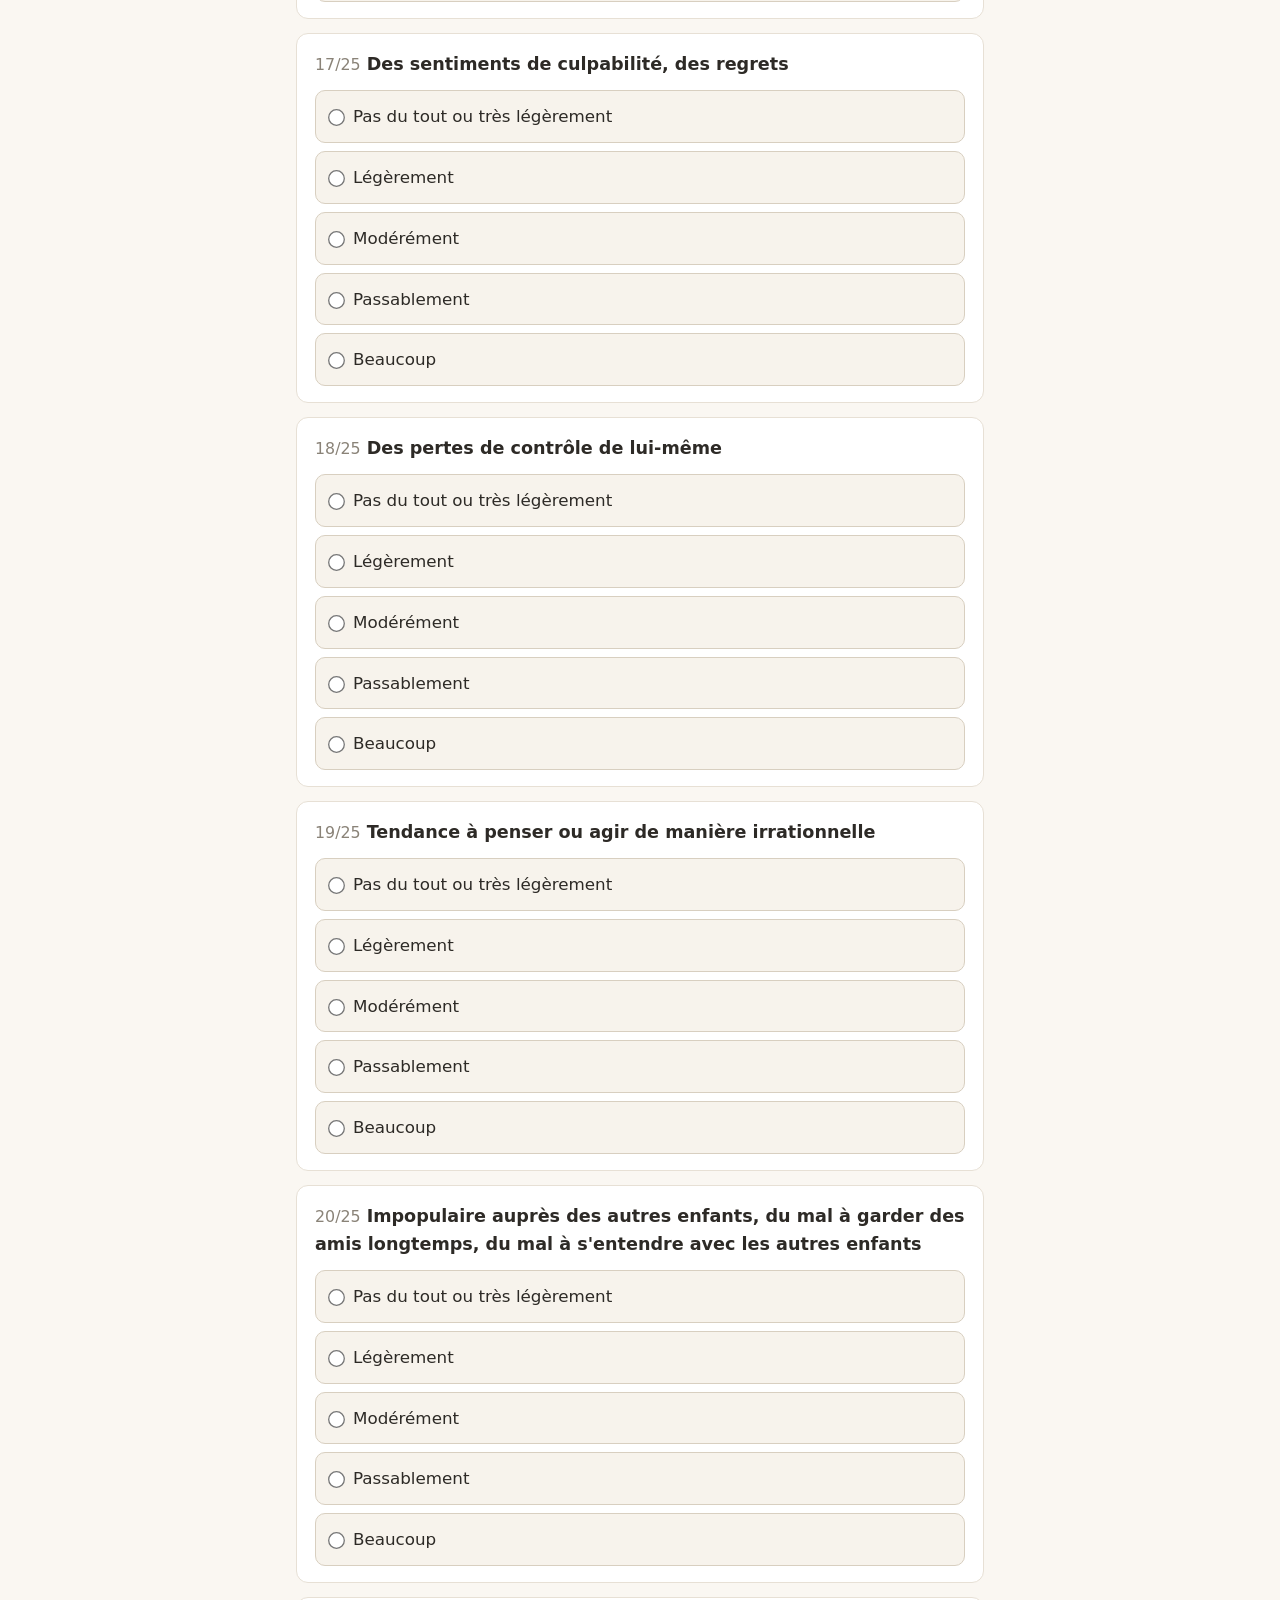
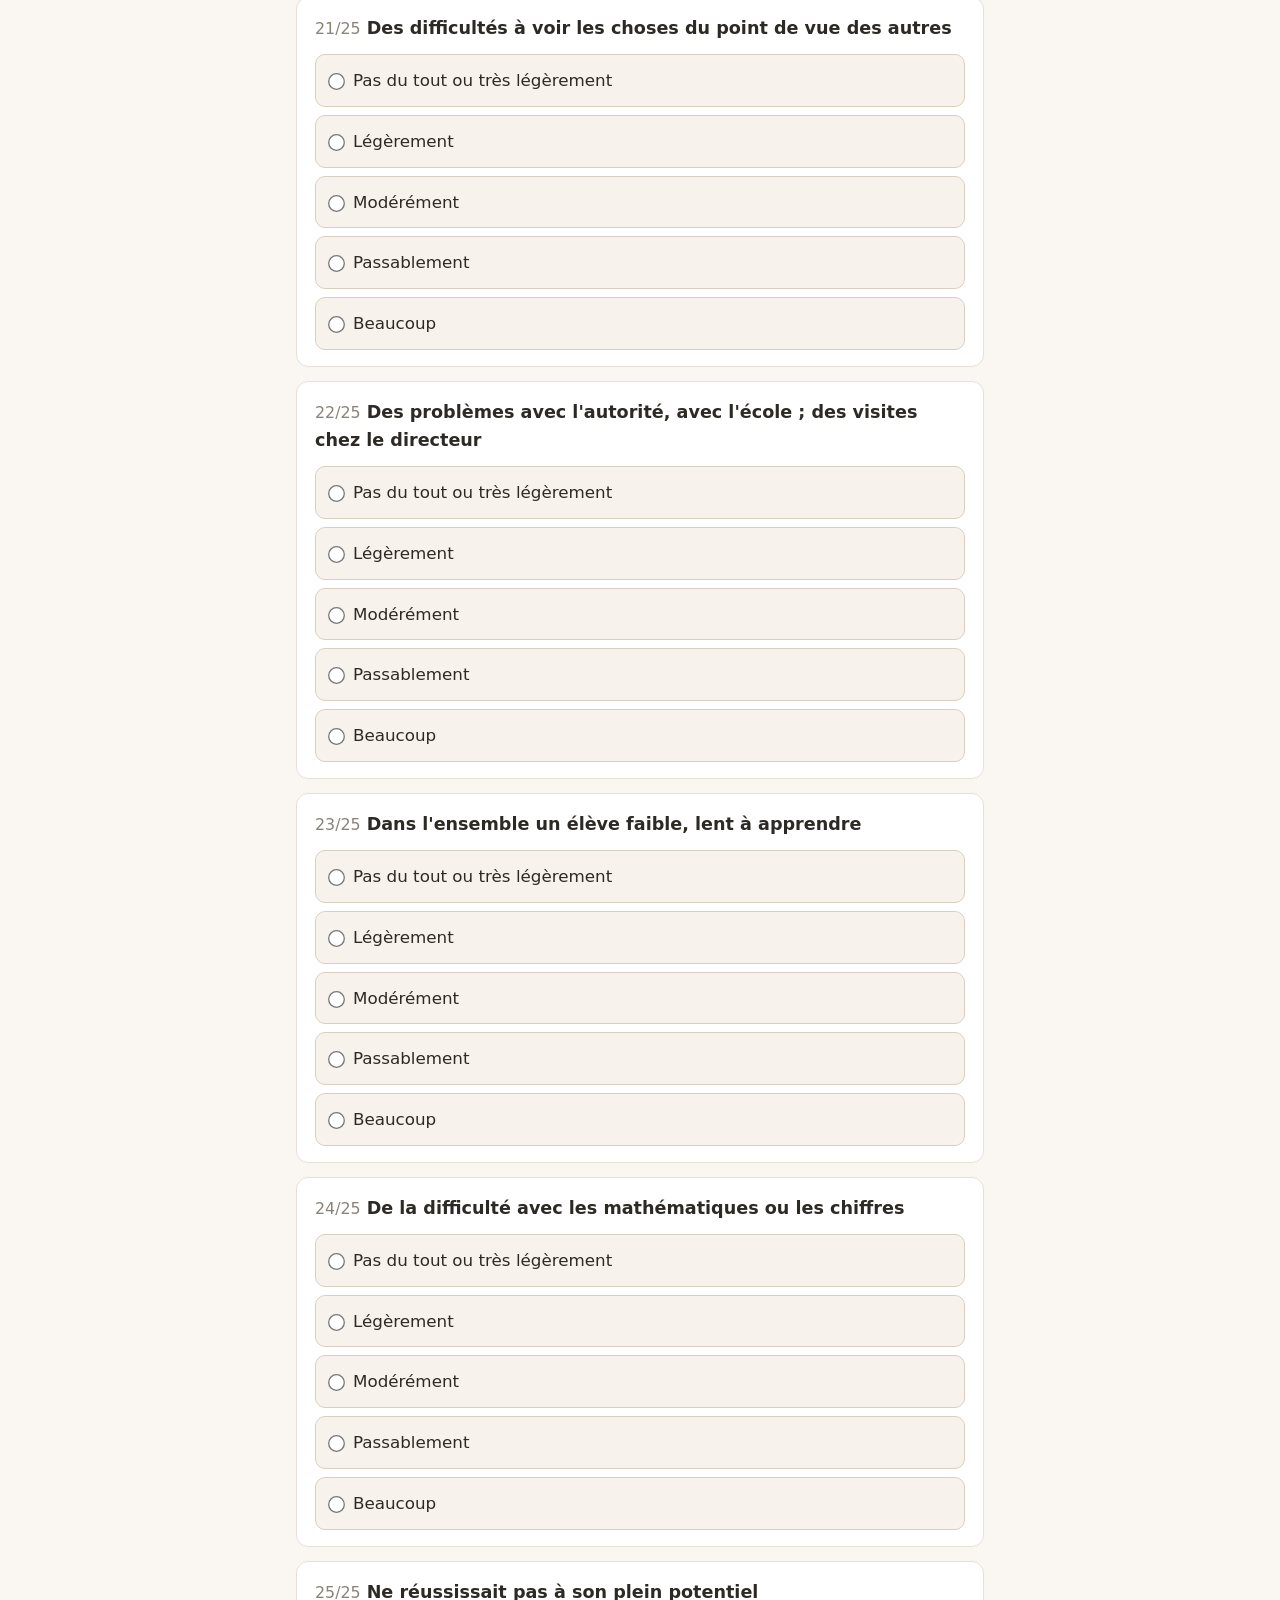
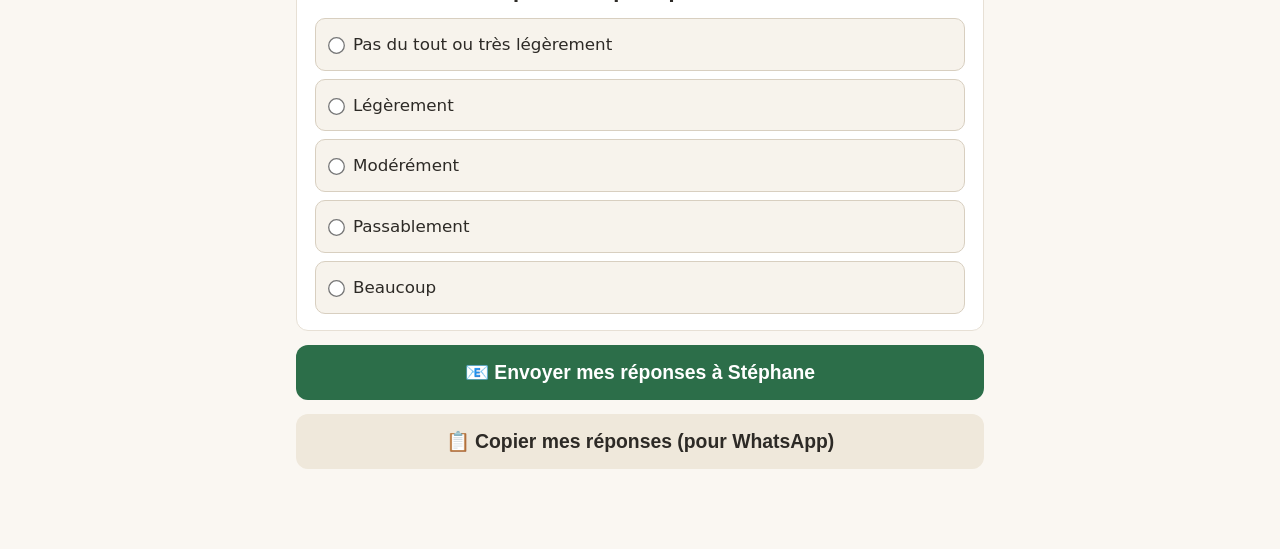
<file: maman/souvenirs.html>
<!DOCTYPE html>
<html lang="fr">
<head>
<meta charset="UTF-8">
<meta name="viewport" content="width=device-width, initial-scale=1.0">
<meta name="robots" content="noindex, nofollow">
<title>Souvenirs d'enfance — Stéphane</title>
<link rel="stylesheet" href="style.css">
</head>
<body>

<h1>1. Souvenirs d'enfance</h1>

<div class="intro">
  <p><b>Enfant (avant ses 12 ans environ), Stéphane était (ou avait)&nbsp;:</b></p>
  <p style="margin-top:8px; font-size:0.92em">Pour chaque point, choisis la réponse qui correspond le mieux à tes souvenirs. Réponds spontanément — tes premiers souvenirs sont les bons.</p>
</div>

<div id="items"></div>

<p class="warning" id="warning">⚠ Il manque des réponses (encadrées en rouge un peu plus haut).</p>
<button class="btn btn-send" onclick="send()">📧 Envoyer mes réponses à Stéphane</button>
<button class="btn btn-copy" onclick="copyAnswers()">📋 Copier mes réponses (pour WhatsApp)</button>
<div class="done-note" id="done-note">Réponses copiées ! Tu peux maintenant les coller dans WhatsApp et me les envoyer.</div>

<div class="progress" id="progress">0 / 25 réponses</div>

<script>
const ITEMS = [
"Des problèmes de concentration ; facilement distrait",
"Anxieux, préoccupé",
"Nerveux, agité",
"Inattentif, rêveur (dans la lune)",
"Impatient, la mèche courte",
"Un tempérament explosif ; colérique",
"Des difficultés à finir les tâches commencées, du mal à persévérer",
"Entêté, déterminé",
"Triste ou mélancolique, déprimé, malheureux",
"Désobéissant avec ses parents, rebelle, effronté ou impoli",
"Une faible estime de lui-même",
"Irritable",
"Des changements d'humeur selon les événements ; des hauts et des bas",
"Fâché, enragé",
"Tendance à agir sans réfléchir, impulsif",
"Tendance à être immature",
"Des sentiments de culpabilité, des regrets",
"Des pertes de contrôle de lui-même",
"Tendance à penser ou agir de manière irrationnelle",
"Impopulaire auprès des autres enfants, du mal à garder des amis longtemps, du mal à s'entendre avec les autres enfants",
"Des difficultés à voir les choses du point de vue des autres",
"Des problèmes avec l'autorité, avec l'école ; des visites chez le directeur",
"Dans l'ensemble un élève faible, lent à apprendre",
"De la difficulté avec les mathématiques ou les chiffres",
"Ne réussissait pas à son plein potentiel"
];
const SCALE = ["Pas du tout ou très légèrement","Légèrement","Modérément","Passablement","Beaucoup"];
const N = ITEMS.length;

const container = document.getElementById('items');
ITEMS.forEach((txt,idx)=>{
  const n = idx+1;
  const div = document.createElement('div');
  div.className='item'; div.id='item-'+n;
  const opts = SCALE.map((s,v)=>`<label><input type="radio" name="q${n}" value="${v}" onchange="updateProgress()">${s}</label>`).join('');
  div.innerHTML = `<div class="item-text"><span class="item-num">${n}/${N}</span>${txt}</div><div class="options">${opts}</div>`;
  container.appendChild(div);
});

function collect(){
  const answers = [];
  let firstMissing = null;
  for(let n=1;n<=N;n++){
    const sel = document.querySelector(`input[name="q${n}"]:checked`);
    const el = document.getElementById('item-'+n);
    if(!sel){ el.classList.add('missing'); if(!firstMissing) firstMissing = el; }
    else { el.classList.remove('missing'); answers.push(sel.value); }
  }
  if(firstMissing){
    document.getElementById('warning').style.display='block';
    firstMissing.scrollIntoView({behavior:'smooth', block:'center'});
    return null;
  }
  document.getElementById('warning').style.display='none';
  return answers;
}

function answerText(answers){
  return "Questionnaire 1 — Souvenirs d'enfance (rempli par Maman)\n"
    + "Date : " + new Date().toLocaleDateString('fr-FR') + "\n"
    + "Réponses : " + answers.join(' ');
}

function send(){
  const a = collect(); if(!a) return;
  const subject = encodeURIComponent("Questionnaire 1 — souvenirs d'enfance");
  const body = encodeURIComponent(answerText(a));
  window.location.href = `mailto:st.chotard@gmail.com?subject=${subject}&body=${body}`;
}

function copyAnswers(){
  const a = collect(); if(!a) return;
  navigator.clipboard.writeText(answerText(a)).then(()=>{
    document.getElementById('done-note').style.display='block';
  });
}

function updateProgress(){
  const c = document.querySelectorAll('input:checked').length;
  document.getElementById('progress').textContent = `${c} / ${N} réponses`;
}
</script>

</body>
</html>
</file>
<file: maman/style.css>
* { box-sizing: border-box; margin: 0; padding: 0; }
body {
  font-family: 'Segoe UI', system-ui, sans-serif;
  background: #faf7f2;
  color: #2d2a26;
  line-height: 1.6;
  max-width: 720px;
  margin: 0 auto;
  padding: 24px 16px 80px;
  font-size: 1.1em;
}
h1 { font-size: 1.45em; margin-bottom: 8px; }
.intro {
  background: #fff;
  border: 1px solid #e7e0d5;
  border-radius: 14px;
  padding: 18px 20px;
  margin: 18px 0 26px;
}
.item {
  background: #fff;
  border: 1px solid #e7e0d5;
  border-radius: 12px;
  padding: 16px 18px;
  margin-bottom: 14px;
}
.item.missing { border: 2px solid #c0392b; }
.item-text { font-weight: 600; margin-bottom: 12px; }
.item-num { color: #8a8378; font-weight: 400; margin-right: 6px; font-size: 0.9em; }
.options { display: flex; flex-direction: column; gap: 8px; }
.options label {
  display: block;
  border: 1px solid #d8cfc0;
  border-radius: 10px;
  padding: 12px 14px;
  cursor: pointer;
  background: #f7f3ec;
  font-size: 0.95em;
}
.options input { margin-right: 10px; transform: scale(1.3); vertical-align: middle; }
.options label:has(input:checked) {
  background: #2c6e49;
  color: #fff;
  border-color: #2c6e49;
}
.progress {
  position: fixed;
  bottom: 0; left: 0; right: 0;
  background: #2d2a26;
  color: #fff;
  text-align: center;
  padding: 10px;
  font-size: 0.95em;
}
.btn {
  display: block;
  width: 100%;
  border: none;
  border-radius: 12px;
  padding: 16px;
  font-size: 1.1em;
  font-weight: 600;
  cursor: pointer;
  margin-top: 14px;
}
.btn-send { background: #2c6e49; color: #fff; }
.btn-copy { background: #efe8db; color: #2d2a26; }
.warning { color: #c0392b; font-weight: 600; display: none; margin-top: 14px; }
.done-note { display: none; background: #e8f3ec; border-radius: 12px; padding: 16px; margin-top: 14px; }
.card {
  display: block;
  background: #fff;
  border: 1px solid #e7e0d5;
  border-radius: 14px;
  padding: 20px;
  margin-bottom: 16px;
  text-decoration: none;
  color: inherit;
}
.card h2 { font-size: 1.15em; margin-bottom: 6px; color: #2c6e49; }
.card p { font-size: 0.95em; color: #6b6459; }
</file>
